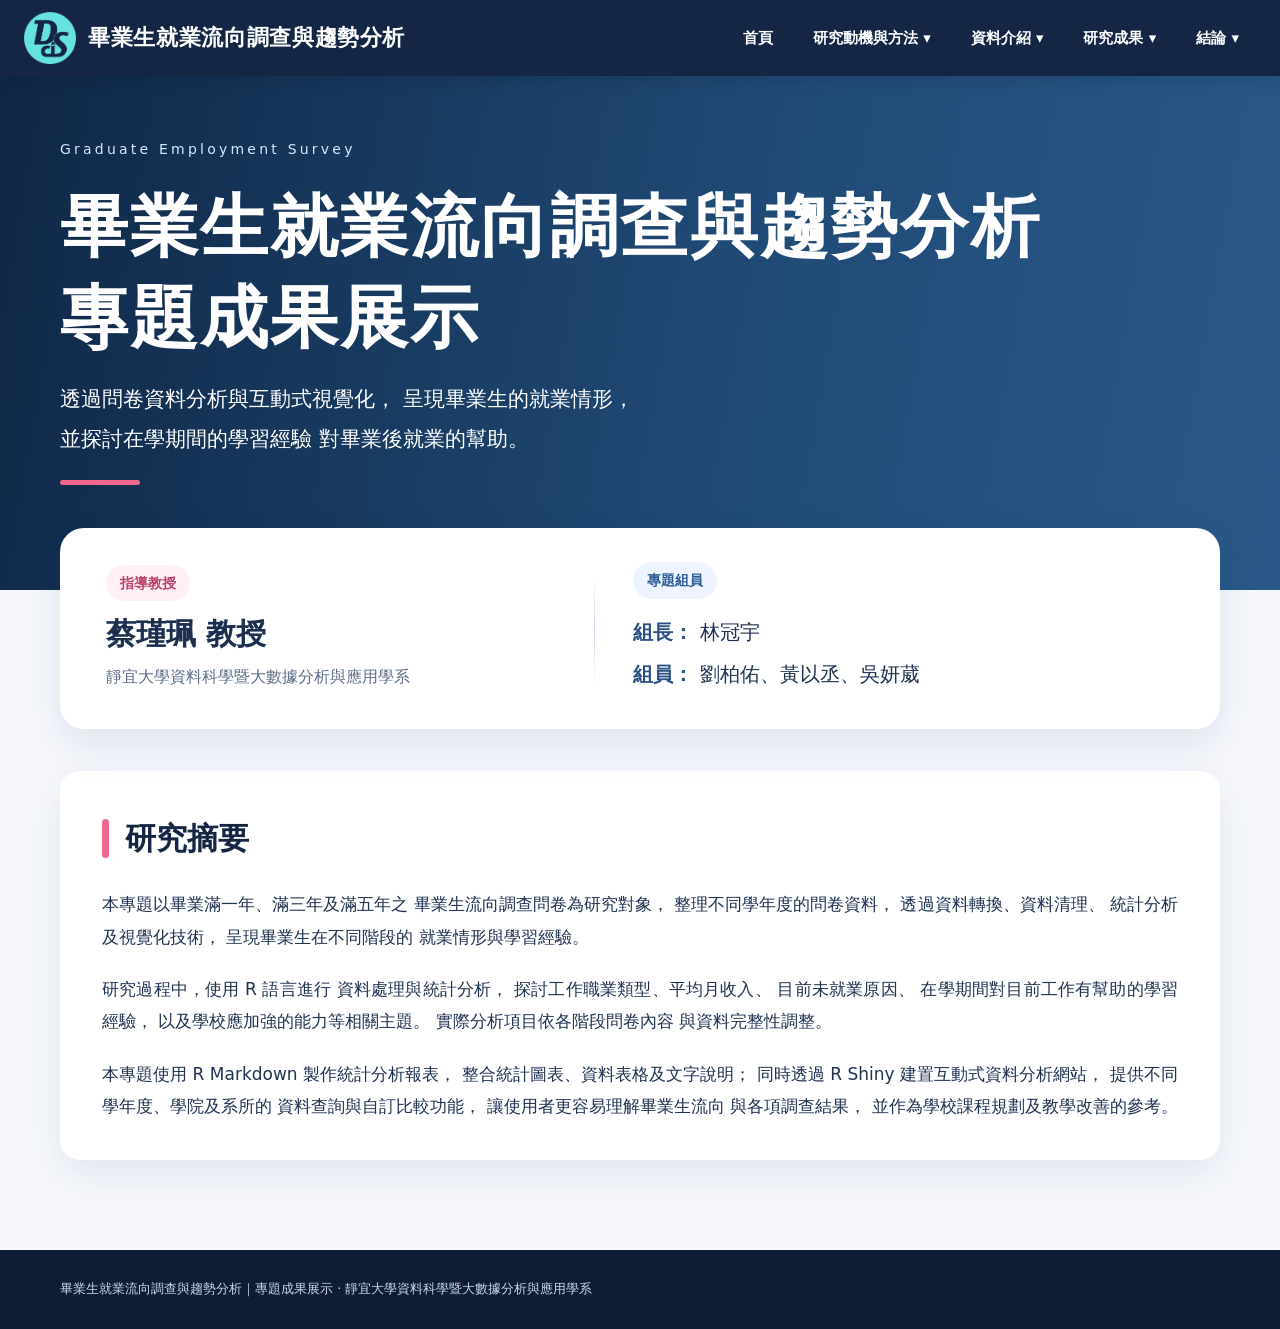
<file: index.html>
<!DOCTYPE html>
<html lang="zh-Hant">

<head>
  <meta charset="utf-8">

  <meta
    name="viewport"
    content="width=device-width, initial-scale=1"
  >

  <meta
    name="description"
    content="畢業生就業流向調查與趨勢分析專題成果展示，透過 R、R Markdown 及 R Shiny 呈現畢業生就業情形與學習經驗。"
  >

  <title>
    首頁｜畢業生就業流向調查與趨勢分析
  </title>

  <!-- 共用 CSS -->
  <link rel="stylesheet" href="style.css">

</head>

<body>

  <!-- ================================== -->
  <!-- 網站導覽列 -->
  <!-- ================================== -->

  
<header class="site-header">
  <div class="container header-inner">

   <a class="brand brand-image"
   href="index.html"
   aria-label="畢業生就業流向調查與趨勢分析首頁">

  <img
    class="brand-logo"
    src="images/logo.png"
    alt="資料科學系徽"
    width="52"
    height="52">

  <span class="brand-title">
    畢業生就業流向調查與趨勢分析
  </span>
</a>

    <!-- 手機版選單按鈕 -->
    <button
      class="menu-toggle"
      type="button"
      aria-label="開啟導覽選單"
      aria-controls="main-nav"
      aria-expanded="false">
      ☰
    </button>

    <!-- 右側導覽選單 -->
    <nav
      class="nav"
      id="main-nav"
      aria-label="網站主選單">

      <a href="index.html">首頁</a>

      <div class="dropdown">
        <a href="research.html">
          研究動機與方法 ▾
        </a>

        <ul class="submenu">
          <li>
            <a href="research.html#motivation">
              研究動機
            </a>
          </li>

          <li>
            <a href="research.html#method">
              研究方法
            </a>
          </li>
        </ul>
      </div>

<div class="dropdown">

  <a href="data.html">
    資料介紹 ▾
  </a>

  <ul class="submenu">

    <li>
      <a href="data.html#summary">
        資料摘要
      </a>
    </li>

    <li>
      <a href="data.html#questionnaire">
        問卷內容
      </a>
    </li>

  </ul>

</div>


      <div class="dropdown">
        <a href="results.html">
          研究成果 ▾
        </a>

        <ul class="submenu">
          <li>
            <a href="results.html#rmarkdown">
              R Markdown
            </a>
          </li>

          <li>
            <a href="results.html#rshiny">
              R Shiny
            </a>
          </li>
        </ul>
      </div>

     
<div class="dropdown">

  <a href="conclusion.html">
    結論 ▾
  </a>

  <ul class="submenu">

    <li>
      <a href="conclusion.html#conclusion">
        研究結論
      </a>
    </li>

    <li>
      <a href="conclusion.html#future">
        未來擴充
      </a>
    </li>

  </ul>

</div>


    </nav>
  </div>
</header>



  <!-- ================================== -->
  <!-- 首頁主要內容 -->
  <!-- ================================== -->

  <main>

    <!-- ================================== -->
    <!-- 首頁專題封面 -->
    <!-- ================================== -->

    <section
      class="hero"
      aria-labelledby="page-title"
    >

      <div class="container hero-inner">

        <!-- 英文副標題 -->
        <div class="eyebrow">
          Graduate Employment Survey
        </div>

        <!-- 專題名稱 -->
        <h1 id="page-title">
          畢業生就業流向調查與趨勢分析
          <br>
          專題成果展示
        </h1>

        <!-- 專題簡介 -->
        <p>
          透過問卷資料分析與互動式視覺化，
          呈現畢業生的就業情形，<br>
          並探討在學期間的學習經驗
          對畢業後就業的幫助。
        </p>

        <!-- 粉紅色裝飾線 -->
        <span
          class="accent-line"
          aria-hidden="true"
        ></span>

      </div>

    </section>


    <div class="container">

      <!-- ================================== -->
      <!-- 指導教授與專題組員 -->
      <!-- ================================== -->

      <section
        class="team-panel"
        aria-label="指導教授與專題組員"
      >

        <!-- 左側：指導教授 -->
        <div class="team-card">

          <div class="team-badge">
            指導教授
          </div>

          <h2 class="team-name">
            蔡瑾珮 教授
          </h2>

          <p class="team-meta">
            靜宜大學資料科學暨大數據分析與應用學系
          </p>

        </div>


        <!-- 中間分隔線 -->
        <div
          class="team-divider"
          aria-hidden="true"
        ></div>


        <!-- 右側：專題組員 -->
        <div class="team-card">

          <div class="team-badge team-badge--members">
            專題組員
          </div>

          <p class="team-role">
            <strong>組長：</strong>
            林冠宇
          </p>

          <p class="team-role">
            <strong>組員：</strong>
            劉柏佑、黃以丞、吳妍葳
          </p>

        </div>

      </section>


      <!-- ================================== -->
      <!-- 研究摘要 -->
      <!-- ================================== -->

      <section
        class="abstract-section"
        id="abstract"
        aria-labelledby="abstract-title"
      >

        <div class="abstract-card">

          <!-- 區塊標題 -->
          <div class="section-heading">

            <h2 id="abstract-title">
              研究摘要
            </h2>

          </div>


          <!-- 第一段 -->
          <p>
            本專題以畢業滿一年、滿三年及滿五年之
            畢業生流向調查問卷為研究對象，
            整理不同學年度的問卷資料，
            透過資料轉換、資料清理、
            統計分析及視覺化技術，
            呈現畢業生在不同階段的
            就業情形與學習經驗。
          </p>


          <!-- 第二段 -->
          <p>
            研究過程中，使用 R 語言進行
            資料處理與統計分析，
            探討工作職業類型、平均月收入、
            目前未就業原因、
            在學期間對目前工作有幫助的學習經驗，
            以及學校應加強的能力等相關主題。
            實際分析項目依各階段問卷內容
            與資料完整性調整。
          </p>


          <!-- 第三段 -->
          <p>
            本專題使用 R Markdown
            製作統計分析報表，
            整合統計圖表、資料表格及文字說明；
            同時透過 R Shiny
            建置互動式資料分析網站，
            提供不同學年度、學院及系所的
            資料查詢與自訂比較功能，
            讓使用者更容易理解畢業生流向
            與各項調查結果，
            並作為學校課程規劃及教學改善的參考。
          </p>

        </div>

      </section>

    </div>

  </main>


  <!-- ================================== -->
  <!-- 網站頁尾 -->
  <!-- ================================== -->

  <footer>

    <div class="container footer-inner">

      <span>
        畢業生就業流向調查與趨勢分析｜專題成果展示 ·
        靜宜大學資料科學暨大數據分析與應用學系
      </span>

    

    </div>

  </footer>


  <!-- ================================== -->
  <!-- 共用 JavaScript -->
  <!-- ================================== -->

  <script src="script.js" defer></script>

</body>
</html>
</file>
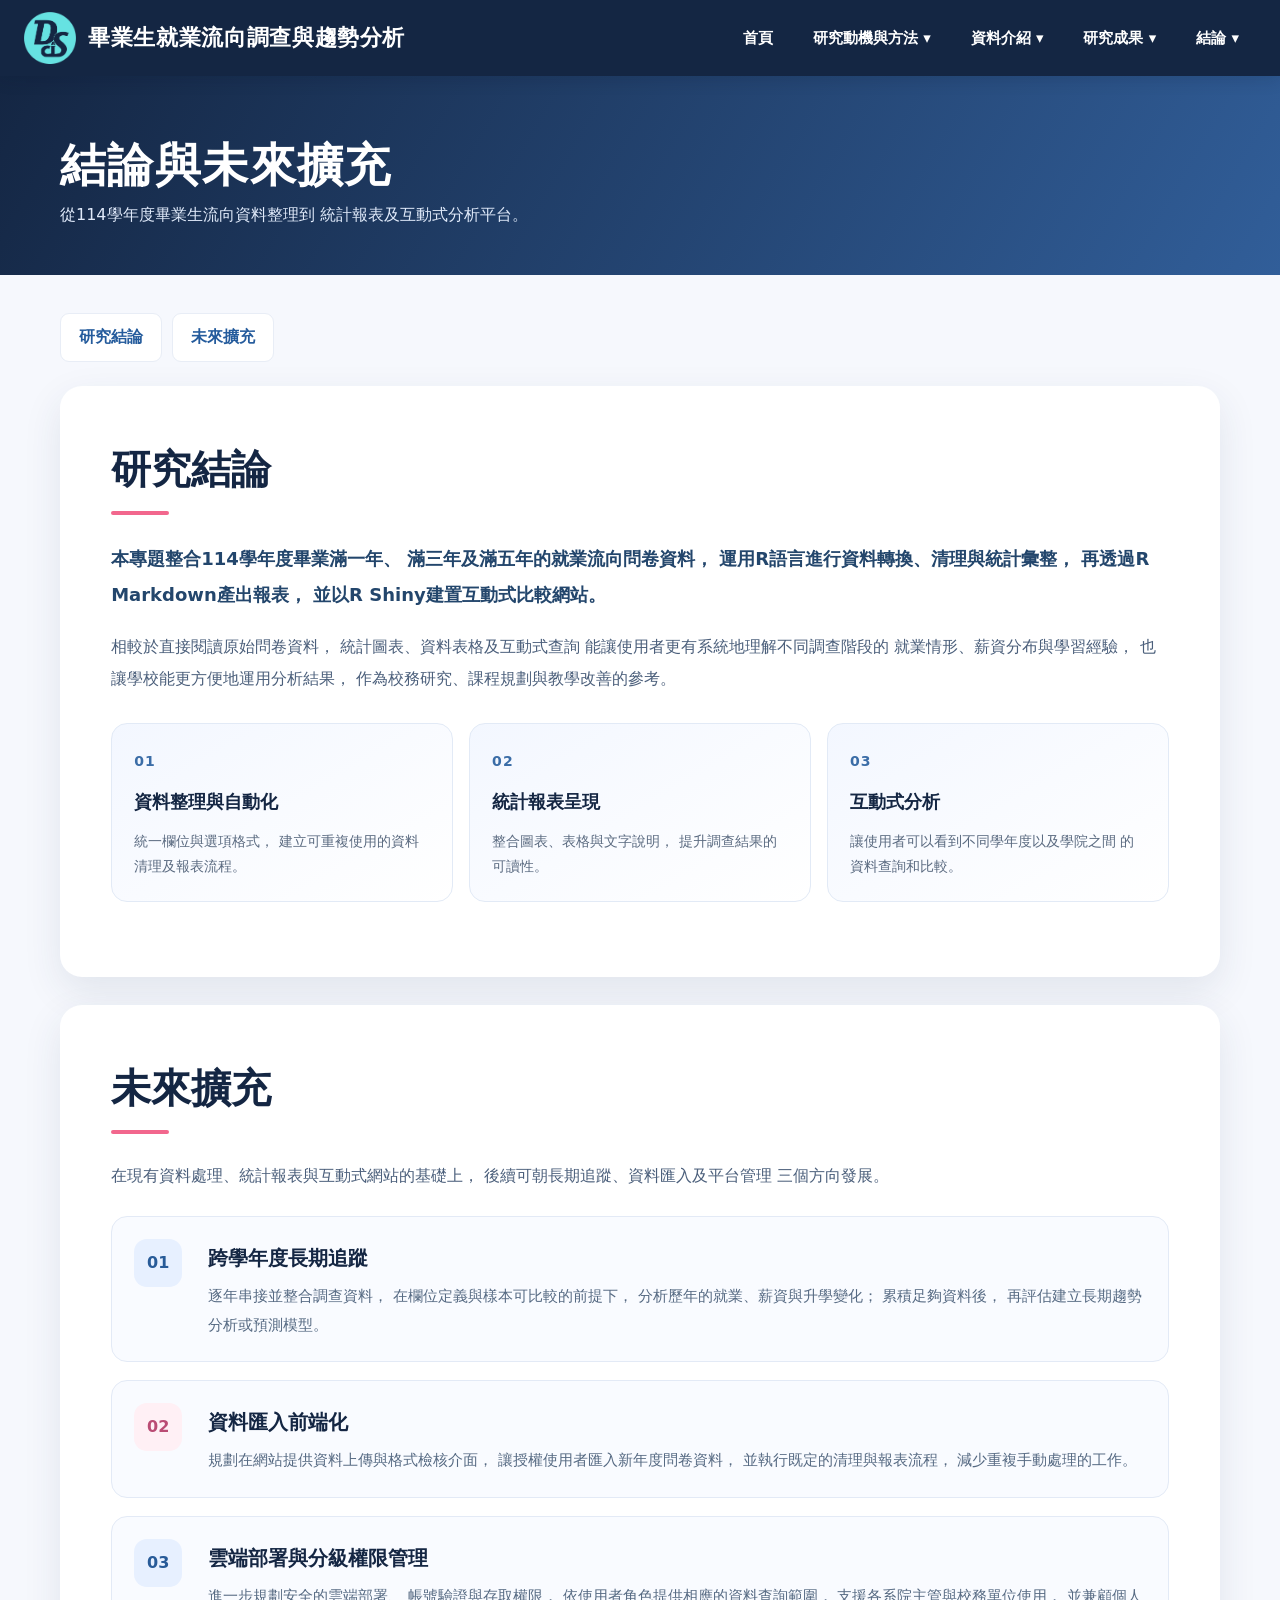
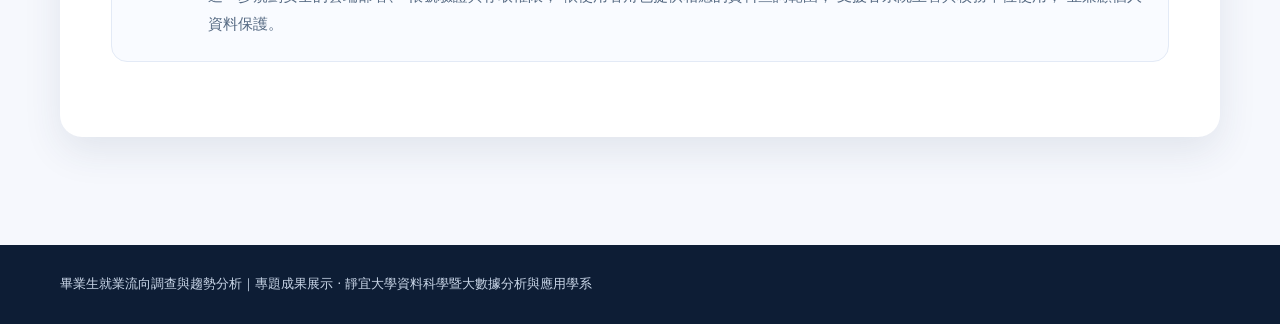
<file: conclusion.html>
<!DOCTYPE html>
<html lang="zh-Hant">
<head>
  <meta charset="utf-8">
  <meta name="viewport"
        content="width=device-width, initial-scale=1">
  <meta name="description"
        content="畢業生流向調查專題結論與未來擴充規劃，包含資料清理、統計報表、R Shiny互動分析及後續發展方向。">
  <title>結論｜畢業生就業流向調查與趨勢分析</title>
  <link rel="stylesheet" href="style.css">
</head>

<body>

  <!-- 網站導覽列 -->
 <header class="site-header">
  <div class="container header-inner">

   <a class="brand brand-image"
   href="index.html"
   aria-label="畢業生就業流向調查與趨勢分析首頁">

  <img
    class="brand-logo"
    src="images/logo.png"
    alt="資料科學系徽"
    width="52"
    height="52">

  <span class="brand-title">
    畢業生就業流向調查與趨勢分析
  </span>
</a>

    <!-- 手機版選單按鈕 -->
    <button
      class="menu-toggle"
      type="button"
      aria-label="開啟導覽選單"
      aria-controls="main-nav"
      aria-expanded="false">
      ☰
    </button>

    <!-- 右側導覽選單 -->
    <nav
      class="nav"
      id="main-nav"
      aria-label="網站主選單">

      <a href="index.html">首頁</a>

      <div class="dropdown">
        <a href="research.html">
          研究動機與方法 ▾
        </a>

        <ul class="submenu">
          <li>
            <a href="research.html#motivation">
              研究動機
            </a>
          </li>

          <li>
            <a href="research.html#method">
              研究方法
            </a>
          </li>
        </ul>
      </div>

    

<div class="dropdown">

  <a href="data.html">
    資料介紹 ▾
  </a>

  <ul class="submenu">

    <li>
      <a href="data.html#summary">
        資料摘要
      </a>
    </li>

    <li>
      <a href="data.html#questionnaire">
        問卷內容
      </a>
    </li>

  </ul>

</div>


      <div class="dropdown">
        <a href="results.html">
          研究成果 ▾
        </a>

        <ul class="submenu">
          <li>
            <a href="results.html#rmarkdown">
              R Markdown
            </a>
          </li>

          <li>
            <a href="results.html#rshiny">
              R Shiny
            </a>
          </li>
        </ul>
      </div>


<div class="dropdown">

  <a href="conclusion.html">
    結論 ▾
  </a>

  <ul class="submenu">

    <li>
      <a href="conclusion.html#conclusion">
        研究結論
      </a>
    </li>

    <li>
      <a href="conclusion.html#future">
        未來擴充
      </a>
    </li>

  </ul>

</div>


    </nav>
  </div>
</header>



  <section class="page-top">
    <div class="container">
      <h1>結論與未來擴充</h1>
      <p>
        從114學年度畢業生流向資料整理到
        統計報表及互動式分析平台。
      </p>
    </div>
  </section>


  <!-- 主要內容 -->
  <main class="container content-wrap conclusion-page">

    <!-- 快速導覽 -->
    <nav class="subnav"
         aria-label="結論頁快速導覽">
      <a href="#conclusion">
        研究結論
      </a>
      <a href="#future">
        未來擴充
      </a>
    </nav>


    <!-- ========================== -->
    <!-- 第一部分：研究結論 -->
    <!-- ========================== -->

    <section
      class="conclusion-card"
      id="conclusion"
      aria-labelledby="conclusion-title">

      <h2 id="conclusion-title">
        研究結論
      </h2>

      <div class="conclusion-accent"
           aria-hidden="true"></div>

      <p class="conclusion-lead">
        本專題整合114學年度畢業滿一年、
        滿三年及滿五年的就業流向問卷資料，
        運用R語言進行資料轉換、清理與統計彙整，
        再透過R Markdown產出報表，
        並以R Shiny建置互動式比較網站。
      </p>

      <p>
        相較於直接閱讀原始問卷資料，
        統計圖表、資料表格及互動式查詢
        能讓使用者更有系統地理解不同調查階段的
        就業情形、薪資分布與學習經驗，
        也讓學校能更方便地運用分析結果，
        作為校務研究、課程規劃與教學改善的參考。
      </p>

      <!-- 三項研究成果 -->
      <div class="conclusion-highlights">

        <article class="conclusion-highlight">
          <span class="conclusion-number">01</span>
          <h3>資料整理與自動化</h3>
          <p>
            統一欄位與選項格式，
            建立可重複使用的資料清理及報表流程。
          </p>
        </article>

        <article class="conclusion-highlight">
          <span class="conclusion-number">02</span>
          <h3>統計報表呈現</h3>
          <p>
            整合圖表、表格與文字說明，
            提升調查結果的可讀性。
          </p>
        </article>

        <article class="conclusion-highlight">
          <span class="conclusion-number">03</span>
          <h3>互動式分析</h3>
          <p>
            讓使用者可以看到不同學年度以及學院之間
            的資料查詢和比較。
          </p>
        </article>

      </div>


    </section>


    <!-- ========================== -->
    <!-- 第二部分：未來擴充 -->
    <!-- ========================== -->

    <section
      class="conclusion-card"
      id="future"
      aria-labelledby="future-title">



      <h2 id="future-title">
        未來擴充
      </h2>

      <div class="conclusion-accent"
           aria-hidden="true"></div>

      <p>
        在現有資料處理、統計報表與互動式網站的基礎上，
        後續可朝長期追蹤、資料匯入及平台管理
        三個方向發展。
      </p>

      <div class="future-list">

        <!-- 未來擴充 1 -->
        <article class="future-item">
          <div class="future-index">
            01
          </div>

          <div>
            <h3>跨學年度長期追蹤</h3>
            <p>
              逐年串接並整合調查資料，
              在欄位定義與樣本可比較的前提下，
              分析歷年的就業、薪資與升學變化；
              累積足夠資料後，
              再評估建立長期趨勢分析或預測模型。
            </p>
          </div>
        </article>

        <!-- 未來擴充 2 -->
        <article class="future-item">
          <div class="future-index">
            02
          </div>

          <div>
            <h3>資料匯入前端化</h3>
            <p>
              規劃在網站提供資料上傳與格式檢核介面，
              讓授權使用者匯入新年度問卷資料，
              並執行既定的清理與報表流程，
              減少重複手動處理的工作。
            </p>
          </div>
        </article>

        <!-- 未來擴充 3 -->
        <article class="future-item">
          <div class="future-index">
            03
          </div>

          <div>
            <h3>雲端部署與分級權限管理</h3>
            <p>
              進一步規劃安全的雲端部署、
              帳號驗證與存取權限，
              依使用者角色提供相應的資料查詢範圍，
              支援各系院主管與校務單位使用，
              並兼顧個人資料保護。
            </p>
          </div>
        </article>

      </div>

    </section>

  </main>


  <!-- 網站頁尾 -->
  <footer>
    <div class="container footer-inner">

      <span>
        畢業生就業流向調查與趨勢分析｜專題成果展示 ·
        靜宜大學資料科學暨大數據分析與應用學系
      </span>



    </div>
  </footer>

  <!-- 共用 JavaScript -->
  <script src="script.js" defer></script>

</body>
</html>
</file>
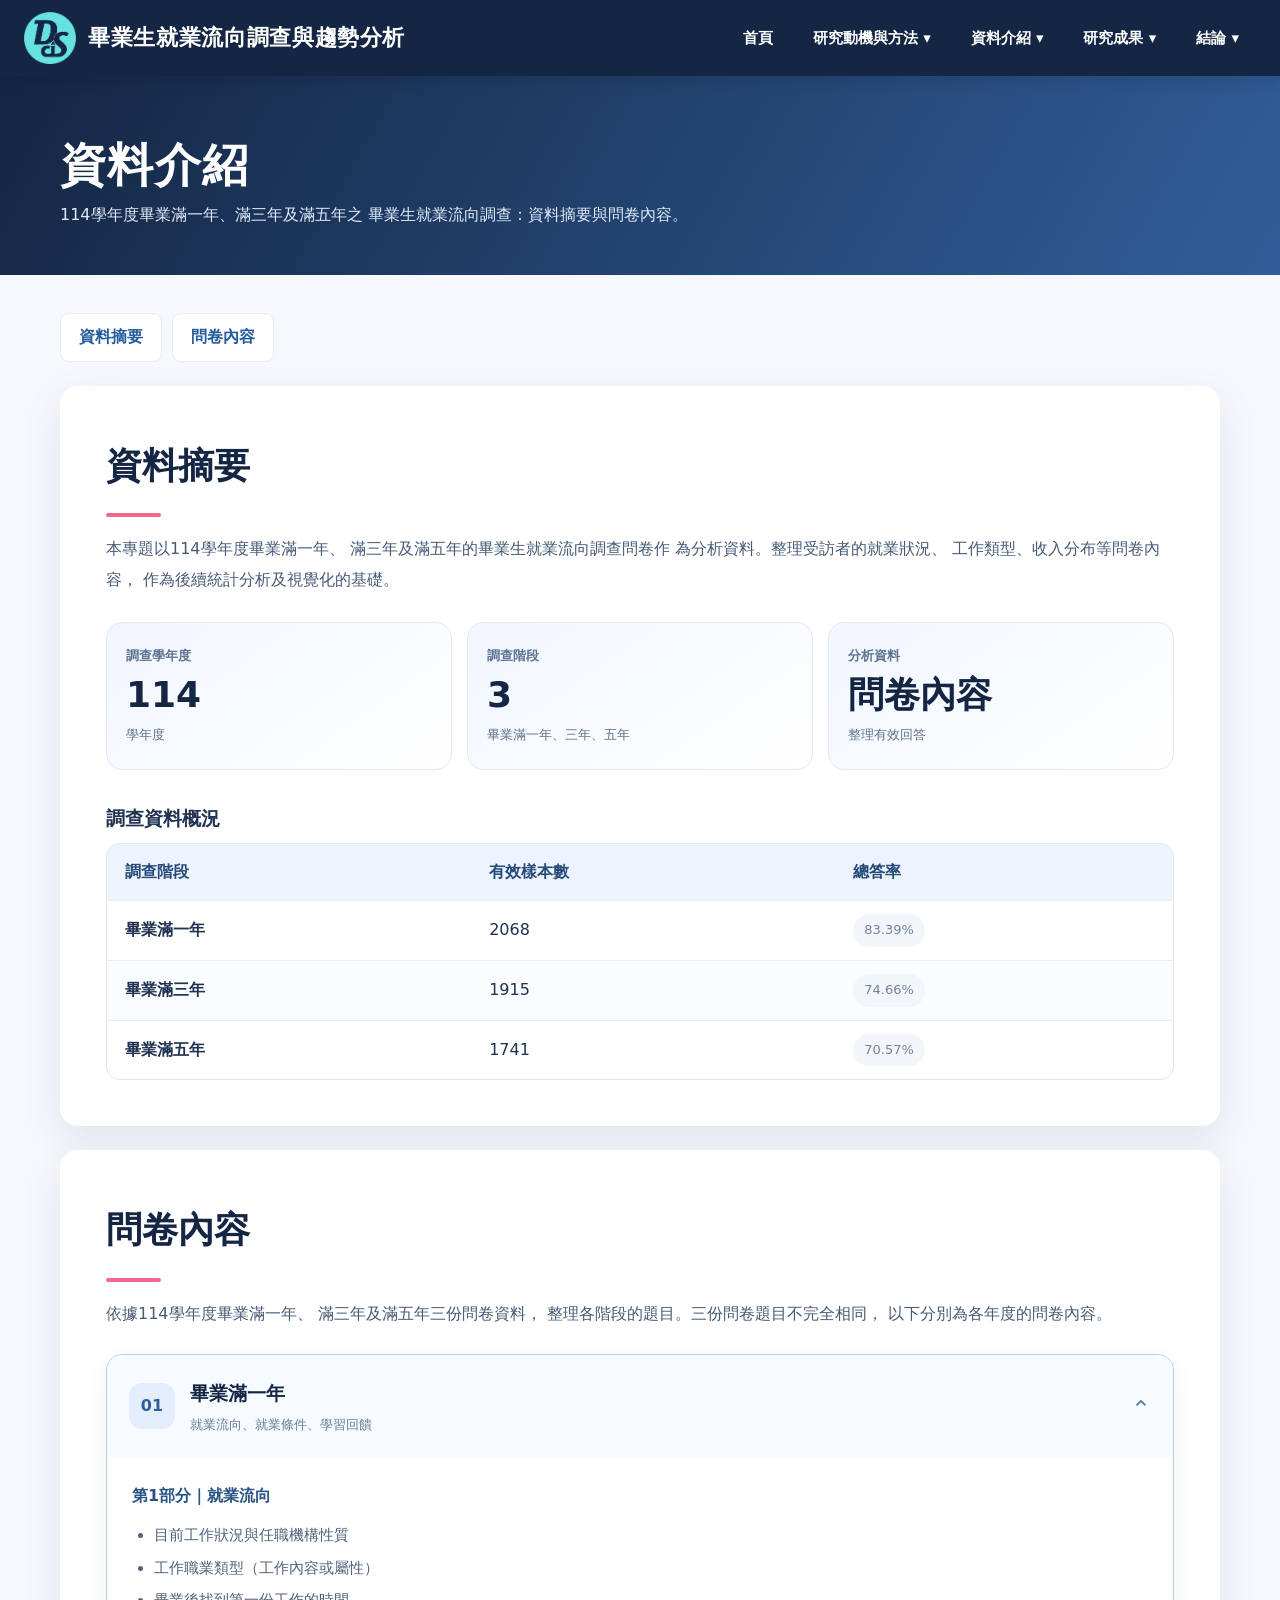
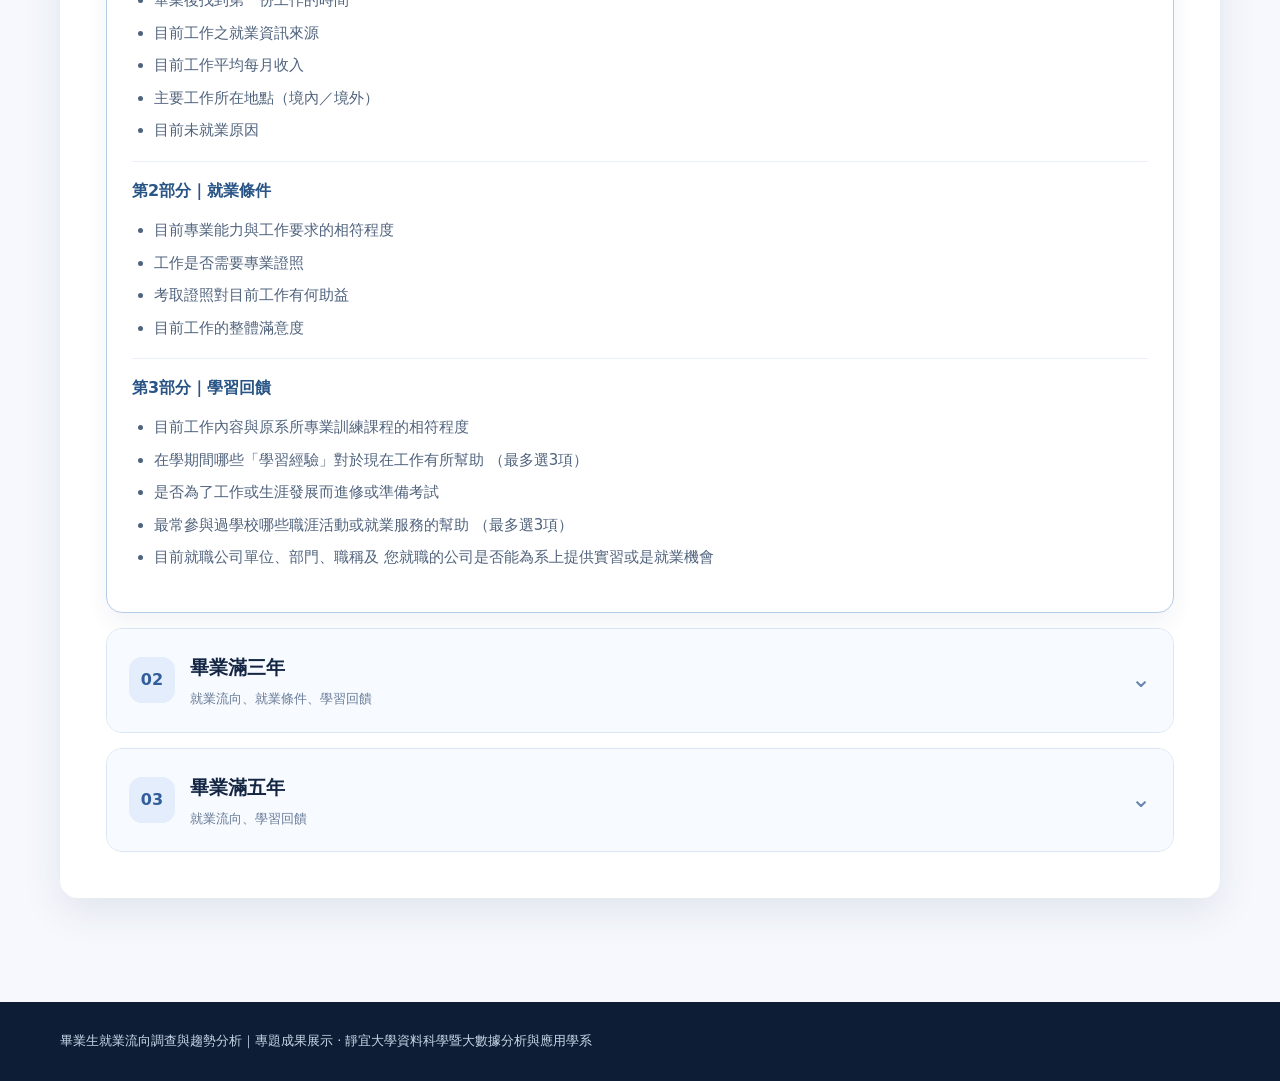
<file: data.html>
<!DOCTYPE html>
<html lang="zh-Hant">
<head>
  <meta charset="utf-8">
  <meta name="viewport" content="width=device-width, initial-scale=1">
  <meta name="description" content="114學年度畢業生就業流向調查的資料摘要與問卷內容介紹。">
  <title>資料介紹｜畢業生就業流向調查與趨勢分析</title>
  <link rel="stylesheet" href="style.css">
</head>

<body>

  <!-- 共用網站導覽列 -->
  <header class="site-header">
  <div class="container header-inner">

   <a class="brand brand-image"
   href="index.html"
   aria-label="畢業生就業流向調查與趨勢分析首頁">

  <img
    class="brand-logo"
    src="images/logo.png"
    alt="資料科學系徽"
    width="52"
    height="52">

  <span class="brand-title">
    畢業生就業流向調查與趨勢分析
  </span>
</a>

    <!-- 手機版選單按鈕 -->
    <button
      class="menu-toggle"
      type="button"
      aria-label="開啟導覽選單"
      aria-controls="main-nav"
      aria-expanded="false">
      ☰
    </button>

    <!-- 右側導覽選單 -->
    <nav
      class="nav"
      id="main-nav"
      aria-label="網站主選單">

      <a href="index.html">首頁</a>

      <div class="dropdown">
        <a href="research.html">
          研究動機與方法 ▾
        </a>

        <ul class="submenu">
          <li>
            <a href="research.html#motivation">
              研究動機
            </a>
          </li>

          <li>
            <a href="research.html#method">
              研究方法
            </a>
          </li>
        </ul>
      </div>

<div class="dropdown">

  <a href="data.html">
    資料介紹 ▾
  </a>

  <ul class="submenu">

    <li>
      <a href="data.html#summary">
        資料摘要
      </a>
    </li>

    <li>
      <a href="data.html#questionnaire">
        問卷內容
      </a>
    </li>

  </ul>

</div>


      <div class="dropdown">
        <a href="results.html">
          研究成果 ▾
        </a>

        <ul class="submenu">
          <li>
            <a href="results.html#rmarkdown">
              R Markdown
            </a>
          </li>

          <li>
            <a href="results.html#rshiny">
              R Shiny
            </a>
          </li>
        </ul>
      </div>

      

<div class="dropdown">

  <a href="conclusion.html">
    結論 ▾
  </a>

  <ul class="submenu">

    <li>
      <a href="conclusion.html#conclusion">
        研究結論
      </a>
    </li>

    <li>
      <a href="conclusion.html#future">
        未來擴充
      </a>
    </li>

  </ul>

</div>


    </nav>
  </div>
</header>


  <!-- 頁面標題 -->
  <section class="page-top">
    <div class="container">
      <h1>資料介紹</h1>
      <p>
        114學年度畢業滿一年、滿三年及滿五年之
        畢業生就業流向調查：資料摘要與問卷內容。
      </p>
    </div>
  </section>


  <main class="container content-wrap data-page">

    <!-- 快速導覽 -->
    <nav class="subnav"
         aria-label="資料介紹快速導覽">
      <a href="#summary">資料摘要</a>
      <a href="#questionnaire">問卷內容</a>
    </nav>


    <!-- =========================== -->
    <!-- 第一部分：資料摘要 -->
    <!-- =========================== -->

    <section class="content-card data-section"
             id="summary"
             aria-labelledby="summary-title">

      <div class="data-section-heading">
        <h2 id="summary-title">資料摘要</h2>
      </div>

      <p>
        本專題以114學年度畢業滿一年、
        滿三年及滿五年的畢業生就業流向調查問卷作
        為分析資料。整理受訪者的就業狀況、
        工作類型、收入分布等問卷內容，
        作為後續統計分析及視覺化的基礎。
      </p>

      <!-- 三張資料概況卡 -->
      <div class="data-overview"
           aria-label="調查基本資訊">

        <article class="data-overview-card">
          <span class="data-overview-kicker">
            調查學年度
          </span>
          <strong>114</strong>
          <span>學年度</span>
        </article>

        <article class="data-overview-card">
          <span class="data-overview-kicker">
            調查階段
          </span>
          <strong>3</strong>
          <span>畢業滿一年、三年、五年</span>
        </article>

        <article class="data-overview-card">
          <span class="data-overview-kicker">
            分析資料
          </span>
          <strong>問卷內容</strong>
          <span>整理有效回答</span>
        </article>

      </div>

      <!-- 調查資料表 -->
      <h3>調查資料概況</h3>
      <div class="data-table-wrap">
        <table class="data-table">
          <thead>
            <tr>
              <th scope="col">調查階段</th>
              <th scope="col">有效樣本數</th>
              <th scope="col">總答率</th>
            </tr>
          </thead>

          <tbody>
            <tr>
              <th scope="row">畢業滿一年</th>
              <td>2068</td>
              <td>
                <span class="data-pending">83.39%</span>
              </td>
            </tr>
            <tr>
              <th scope="row">畢業滿三年</th>
              <td>1915</td>
              <td>
                <span class="data-pending">74.66%</span>
              </td>
            </tr>
            <tr>
              <th scope="row">畢業滿五年</th>
              <td>1741</td>
              <td>
                <span class="data-pending">70.57%</span>
              </td>
            </tr>
          </tbody>
        </table>
      </div>


    </section>


    <!-- =========================== -->
    <!-- 第二部分：問卷內容 -->
    <!-- =========================== -->

    <section class="content-card data-section"
             id="questionnaire"
             aria-labelledby="questionnaire-title">

      <div class="data-section-heading">
        <h2 id="questionnaire-title">問卷內容</h2>
      </div>

      <p>
        依據114學年度畢業滿一年、
        滿三年及滿五年三份問卷資料，
        整理各階段的題目。三份問卷題目不完全相同，
        以下分別為各年度的問卷內容。
      </p>


      <div class="survey-stage-list">

        <!-- ======================= -->
        <!-- 畢業滿一年 -->
        <!-- ======================= -->

        <details class="survey-stage"
                 id="survey-one" open>

          <summary>
            <span class="survey-stage-index">01</span>

            <span class="survey-stage-heading">
              <strong>畢業滿一年</strong>
              <small>
                就業流向、就業條件、學習回饋
              </small>
            </span>

            <span class="survey-stage-arrow"
                  aria-hidden="true">⌄</span>
          </summary>

          <div class="survey-stage-content">

            <div class="survey-topic">
              <h4>第1部分｜就業流向</h4>
              <ul>
                <li>目前工作狀況與任職機構性質</li>
                <li>工作職業類型（工作內容或屬性）</li>
                <li>畢業後找到第一份工作的時間</li>
                <li>目前工作之就業資訊來源</li>
                <li>目前工作平均每月收入</li>
                <li>主要工作所在地點（境內／境外）</li>
                <li>目前未就業原因</li>
              </ul>
            </div>

            <div class="survey-topic">
              <h4>第2部分｜就業條件</h4>
              <ul>
                <li>目前專業能力與工作要求的相符程度</li>
                <li>工作是否需要專業證照</li>
                <li>考取證照對目前工作有何助益</li>
                <li>目前工作的整體滿意度</li>
              </ul>
            </div>

            <div class="survey-topic">
              <h4>第3部分｜學習回饋</h4>
              <ul>
                <li>
                  目前工作內容與原系所專業訓練課程的相符程度
                </li>
                <li>
                  在學期間哪些「學習經驗」對於現在工作有所幫助
                  （最多選3項）
                </li>
                <li>
                  是否為了工作或生涯發展而進修或準備考試
                </li>
                <li>
                  最常參與過學校哪些職涯活動或就業服務的幫助
                  （最多選3項）
                </li>
                <li>
                  目前就職公司單位、部門、職稱及
                  您就職的公司是否能為系上提供實習或是就業機會
                </li>
              </ul>
            </div>

          </div>
        </details>


        <!-- ======================= -->
        <!-- 畢業滿三年 -->
        <!-- ======================= -->

        <details class="survey-stage"
                 id="survey-three">

          <summary>
            <span class="survey-stage-index">02</span>

            <span class="survey-stage-heading">
              <strong>畢業滿三年</strong>
              <small>
                就業流向、就業條件、學習回饋
              </small>
            </span>

            <span class="survey-stage-arrow"
                  aria-hidden="true">⌄</span>
          </summary>

          <div class="survey-stage-content">

            <div class="survey-topic">
              <h4>第1部分｜就業流向</h4>
              <ul>
                <li>目前工作狀況與任職機構性質</li>
                <li>工作職業類型（工作內容或屬性）</li>
                <li>畢業後找到第一份工作的時間</li>
                <li>目前工作之就業資訊來源</li>
                <li>目前工作平均每月收入</li>
                <li>主要工作所在地點（境內／境外）</li>
                <li>目前未就業原因</li>
              </ul>
            </div>

            <div class="survey-topic">
              <h4>第2部分｜就業條件</h4>
              <ul>
                <li>目前專業能力與工作要求的相符程度</li>
                <li>工作是否需要專業證照</li>
                <li>目前工作的整體滿意度</li>
              </ul>
            </div>

            <div class="survey-topic">
              <h4>第3部分｜學習回饋</h4>
              <ul>
                <li>
                  目前工作與原系所專業訓練課程的相符程度
                </li>
                <li>
                  在學期間哪些「學習經驗」對於現在工作有所幫助
                  （最多選3項）
                </li>
                <li>是否為了工作或生涯發展而進修或準備考試</li>
                <li>
                  進修或考試後，對您薪資待遇、職務升遷或工作滿意度的幫助幅度為
                </li>
                <li>
                  學校應加強學生哪些能力才能做好工作（最多選3項）
                </li>
                <li>
                  就職公司單位、部門、職稱及
                  您就職的公司是否能為系上提供實習或是就業機會
                </li>
              </ul>
            </div>

          </div>
        </details>


        <!-- ======================= -->
        <!-- 畢業滿五年 -->
        <!-- ======================= -->

        <details class="survey-stage"
                 id="survey-five">

          <summary>
            <span class="survey-stage-index">03</span>

            <span class="survey-stage-heading">
              <strong>畢業滿五年</strong>
              <small>就業流向、學習回饋</small>
            </span>

            <span class="survey-stage-arrow"
                  aria-hidden="true">⌄</span>
          </summary>

          <div class="survey-stage-content">

            <div class="survey-topic">
              <h4>第1部分｜就業流向</h4>
              <ul>
                <li>目前工作狀況與任職機構性質</li>
                <li>工作職業類型（工作內容或屬性）</li>
                <li>畢業後找到第一份工作的時間</li>
                <li>目前工作之就業資訊來源</li>
                <li>目前工作平均每月收入</li>
                <li>主要工作所在地點（境內／境外）</li>
                <li>目前未就業原因</li>
              </ul>
            </div>

            <div class="survey-topic">
              <h4>第2部分｜學習回饋</h4>
              <ul>
                <li>
                  原系所專業訓練課程對目前工作的幫助程度
                </li>
                <li>
                  在學期間對目前工作有幫助的學習經驗
                  （最多選3項）
                </li>
                <li>
                  學校應加強學弟妹的能力
                  （最多選3項）
                </li>
                <li>
                  學校對個人哪些能力的培養最有幫助
                  （最多選3項）
                </li>
                <li>
                  如果有進修機會，最想進修的學門
                </li>
                <li>
                  目前就職公司單位與職稱，是否能為系上提供實習或是就業機會
                </li>
              </ul>
            </div>

          </div>
        </details>

      </div>

    </section>

  </main>


  <!-- 網站頁尾 -->
  <footer>
    <div class="container footer-inner">

      <span>
        畢業生就業流向調查與趨勢分析｜專題成果展示 ·
        靜宜大學資料科學暨大數據分析與應用學系
      </span>

    </div>
  </footer>

  <!-- 共用 JavaScript -->
  <script src="script.js" defer></script>

</body>
</html>
</file>
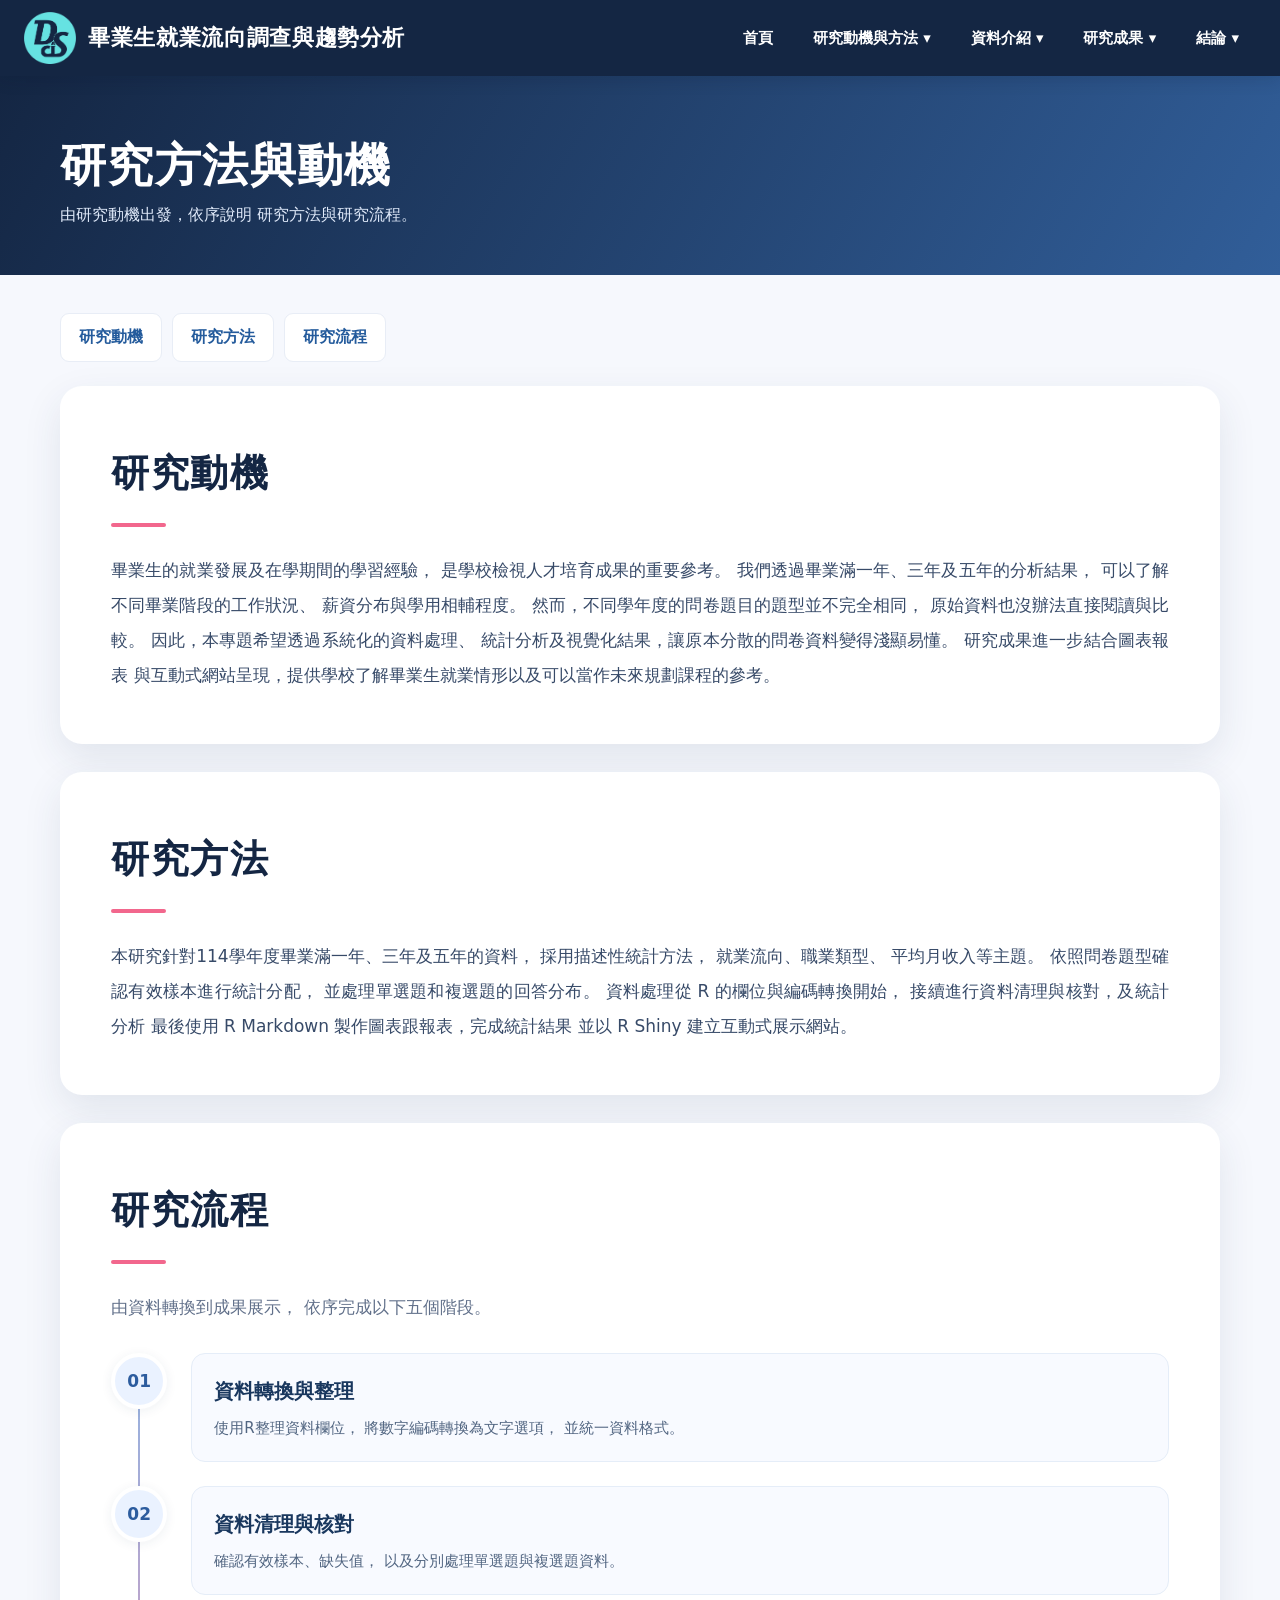
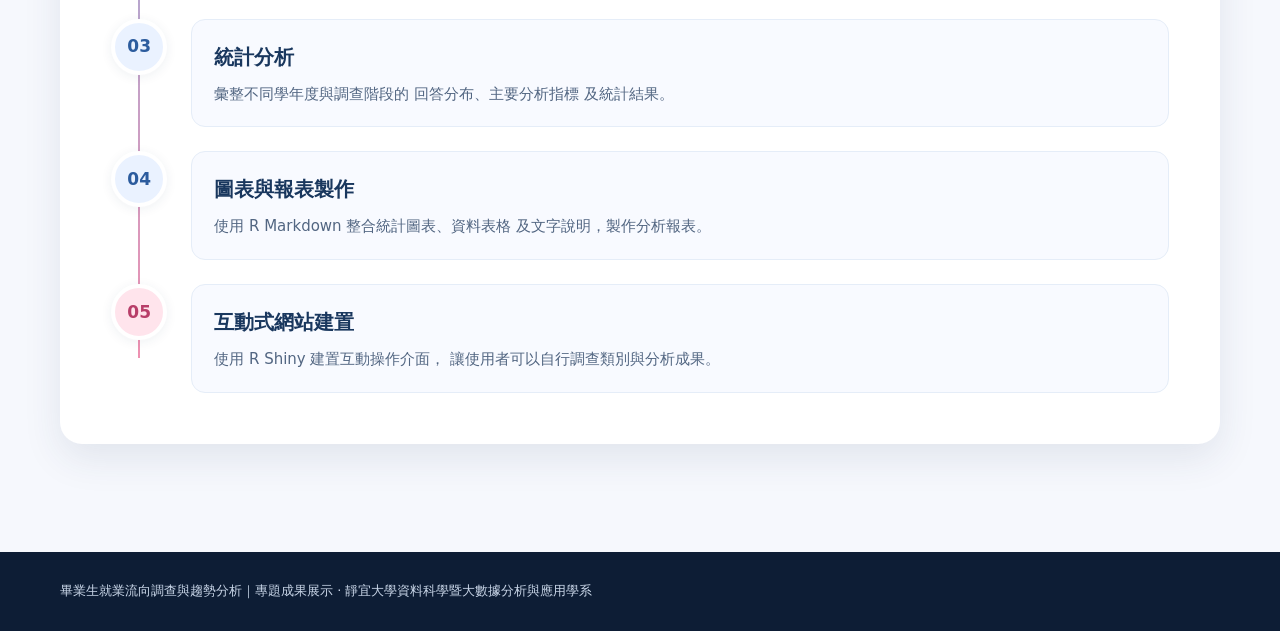
<file: research.html>
<!DOCTYPE html>
<html lang="zh-Hant">

<head>
  <meta charset="utf-8">
  <meta name="viewport"
        content="width=device-width, initial-scale=1">

  <title>研究動機與方法｜畢業生就業流向調查與趨勢分析</title>

  <!-- 共用 CSS -->
  <link rel="stylesheet" href="style.css">
</head>

<body>

  <!-- 網站導覽列 -->
  <header class="site-header">
  <div class="container header-inner">

   <a class="brand brand-image"
   href="index.html"
   aria-label="畢業生就業流向調查與趨勢分析首頁">

  <img
    class="brand-logo"
    src="images/logo.png"
    alt="資料科學系徽"
    width="52"
    height="52">

  <span class="brand-title">
    畢業生就業流向調查與趨勢分析
  </span>
</a>

    <!-- 手機版選單按鈕 -->
    <button
      class="menu-toggle"
      type="button"
      aria-label="開啟導覽選單"
      aria-controls="main-nav"
      aria-expanded="false">
      ☰
    </button>

    <!-- 右側導覽選單 -->
    <nav
      class="nav"
      id="main-nav"
      aria-label="網站主選單">

      <a href="index.html">首頁</a>

      <div class="dropdown">
        <a href="research.html">
          研究動機與方法 ▾
        </a>

        <ul class="submenu">
          <li>
            <a href="research.html#motivation">
              研究動機
            </a>
          </li>

          <li>
            <a href="research.html#method">
              研究方法
            </a>
          </li>
        </ul>
      </div>

<div class="dropdown">

  <a href="data.html">
    資料介紹 ▾
  </a>

  <ul class="submenu">

    <li>
      <a href="data.html#summary">
        資料摘要
      </a>
    </li>

    <li>
      <a href="data.html#questionnaire">
        問卷內容
      </a>
    </li>

  </ul>

</div>


      <div class="dropdown">
        <a href="results.html">
          研究成果 ▾
        </a>

        <ul class="submenu">
          <li>
            <a href="results.html#rmarkdown">
              R Markdown
            </a>
          </li>

          <li>
            <a href="results.html#rshiny">
              R Shiny
            </a>
          </li>
        </ul>
      </div>

<div class="dropdown">

  <a href="conclusion.html">
    結論 ▾
  </a>

  <ul class="submenu">

    <li>
      <a href="conclusion.html#conclusion">
        研究結論
      </a>
    </li>

    <li>
      <a href="conclusion.html#future">
        未來擴充
      </a>
    </li>

  </ul>

</div>


    </nav>
  </div>
</header>


  <!-- 頁面標題 -->
  <section class="page-top">

    <div class="container">

      <h1>研究方法與動機</h1>

      <p>
        由研究動機出發，依序說明
        研究方法與研究流程。
      </p>

    </div>

  </section>


  <!-- 主要內容 -->
  <main class="container content-wrap">

    <!-- 頁面快速導覽 -->
    <nav
      class="subnav"
      aria-label="研究內容快速導覽">

      <a href="#motivation">研究動機</a>
      <a href="#method">研究方法</a>
      <a href="#workflow">研究流程</a>

    </nav>



    <section
      class="research-feature"
      id="motivation">



      <h2>研究動機</h2>

      <div class="research-accent"></div>

      <p>
        畢業生的就業發展及在學期間的學習經驗，
        是學校檢視人才培育成果的重要參考。
        我們透過畢業滿一年、三年及五年的分析結果，
        可以了解不同畢業階段的工作狀況、
        薪資分布與學用相輔程度。
        然而，不同學年度的問卷題目的題型並不完全相同，
        原始資料也沒辦法直接閱讀與比較。
        因此，本專題希望透過系統化的資料處理、
        統計分析及視覺化結果，讓原本分散的問卷資料變得淺顯易懂。
        研究成果進一步結合圖表報表
        與互動式網站呈現，提供學校了解畢業生就業情形以及可以當作未來規劃課程的參考。
      </p>

    </section>




    <section
      class="research-feature"
      id="method">



      <h2>研究方法</h2>

      <div class="research-accent"></div>

      <p>
        本研究針對114學年度畢業滿一年、三年及五年的資料，
        採用描述性統計方法，
        就業流向、職業類型、
        平均月收入等主題。
        依照問卷題型確認有效樣本進行統計分配，
        並處理單選題和複選題的回答分布。
        資料處理從 R 的欄位與編碼轉換開始，
        接續進行資料清理與核對，及統計分析
        最後使用 R Markdown 製作圖表跟報表，完成統計結果
        並以 R Shiny 建立互動式展示網站。
      </p>

    </section>




    <section
      class="research-feature"
      id="workflow">



      <h2>研究流程</h2>

      <div class="research-accent"></div>

      <p class="research-lead">
        由資料轉換到成果展示，
        依序完成以下五個階段。
      </p>


      <!-- 研究流程時間軸 -->
      <ol class="process-timeline">

        <!-- 第一階段 -->
        <li>

          <span class="timeline-number">
            01
          </span>

          <div class="timeline-body">

            <h3>資料轉換與整理</h3>

            <p>
              使用R整理資料欄位，
              將數字編碼轉換為文字選項，
              並統一資料格式。
            </p>

          </div>

        </li>


        <!-- 第二階段 -->
        <li>

          <span class="timeline-number">
            02
          </span>

          <div class="timeline-body">

            <h3>資料清理與核對</h3>

            <p>
              確認有效樣本、缺失值，
              以及分別處理單選題與複選題資料。
            </p>

          </div>

        </li>


        <!-- 第三階段 -->
        <li>

          <span class="timeline-number">
            03
          </span>

          <div class="timeline-body">

            <h3>統計分析</h3>

            <p>
              彙整不同學年度與調查階段的
              回答分布、主要分析指標
              及統計結果。
            </p>

          </div>

        </li>


        <!-- 第四階段 -->
        <li>

          <span class="timeline-number">
            04
          </span>

          <div class="timeline-body">

            <h3>圖表與報表製作</h3>

            <p>
              使用 R Markdown
              整合統計圖表、資料表格
              及文字說明，製作分析報表。
            </p>

          </div>

        </li>


        <!-- 第五階段 -->
        <li>

          <span class="timeline-number">
            05
          </span>

          <div class="timeline-body">

            <h3>互動式網站建置</h3>

            <p>
              使用 R Shiny
              建置互動操作介面，
              讓使用者可以自行調查類別與分析成果。
            </p>

          </div>

        </li>

      </ol>

    </section>

  </main>


  <!-- 網站頁尾 -->
  <footer>

    <div class="container footer-inner">

      <span>
        畢業生就業流向調查與趨勢分析｜專題成果展示 ·
        靜宜大學資料科學暨大數據分析與應用學系
      </span>


    </div>

  </footer>

  <!-- 共用 JavaScript -->
  <script src="script.js" defer></script>

</body>
</html>
</file>
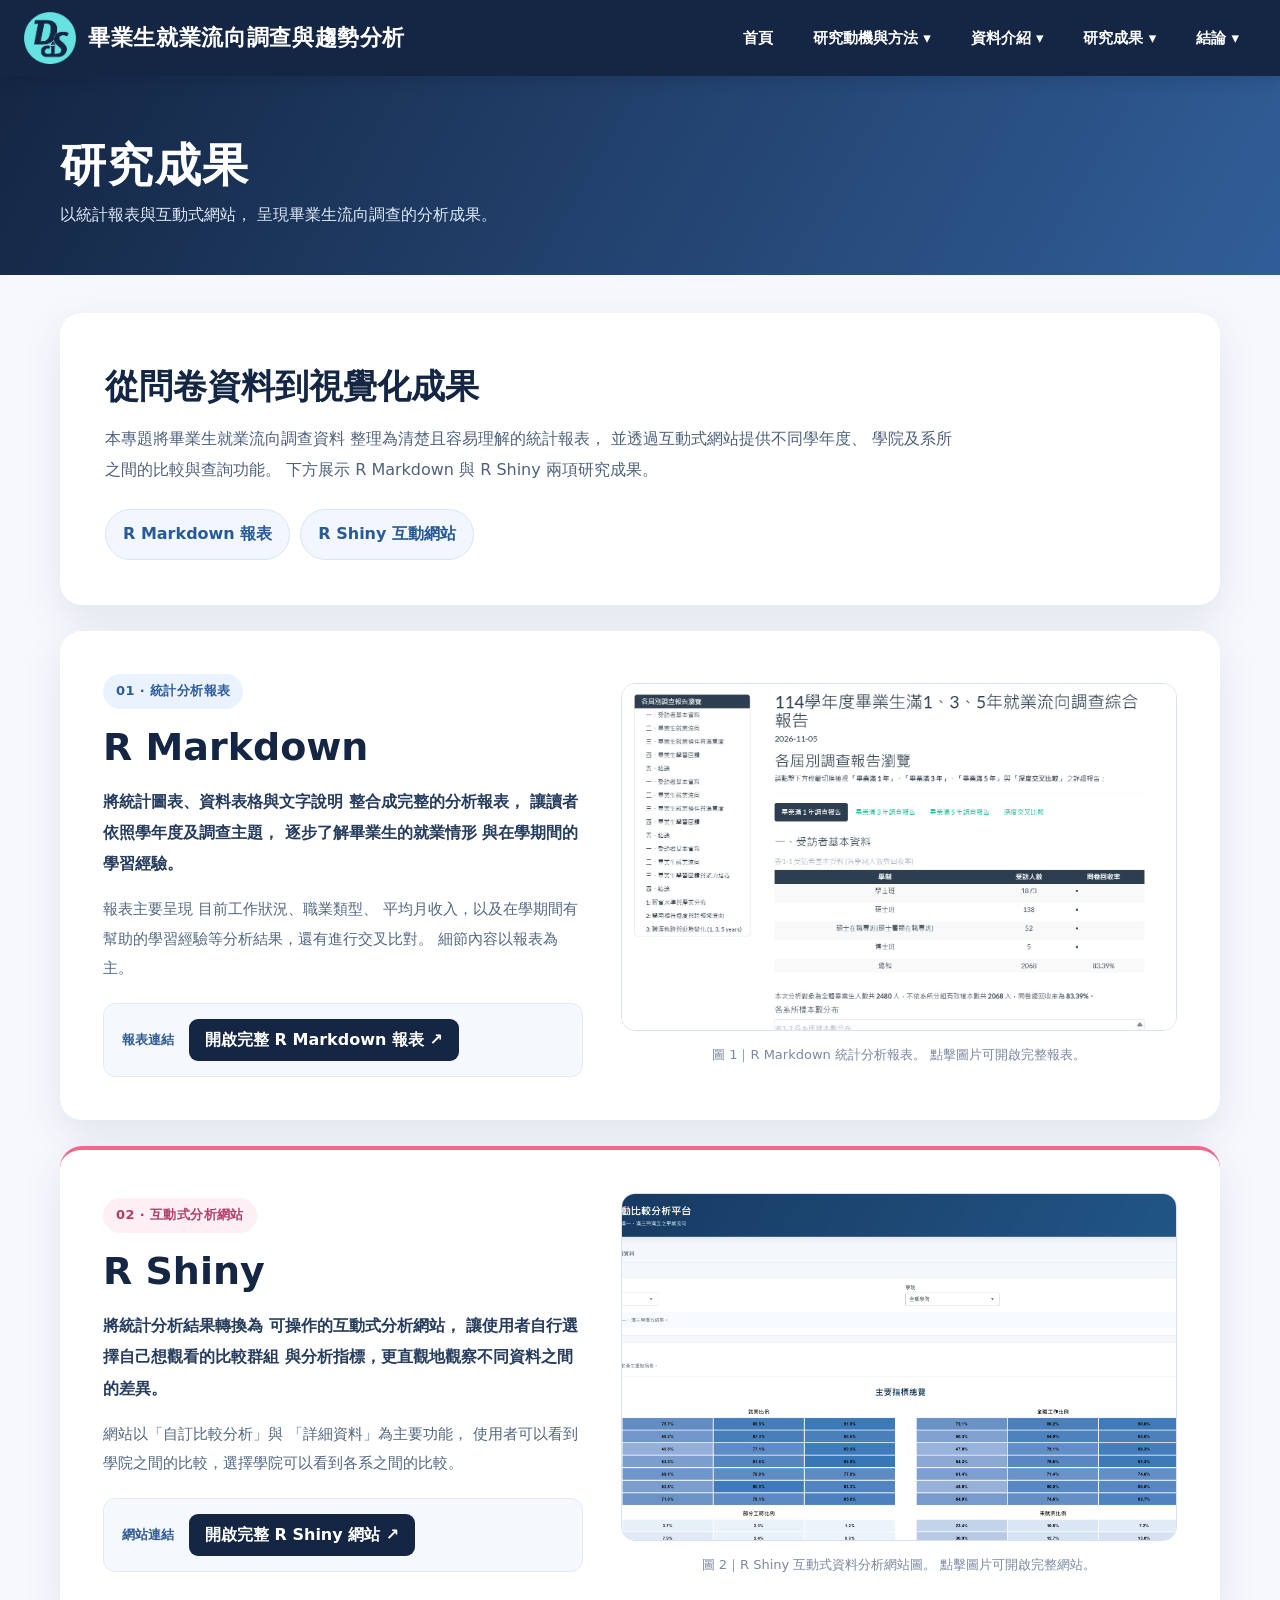
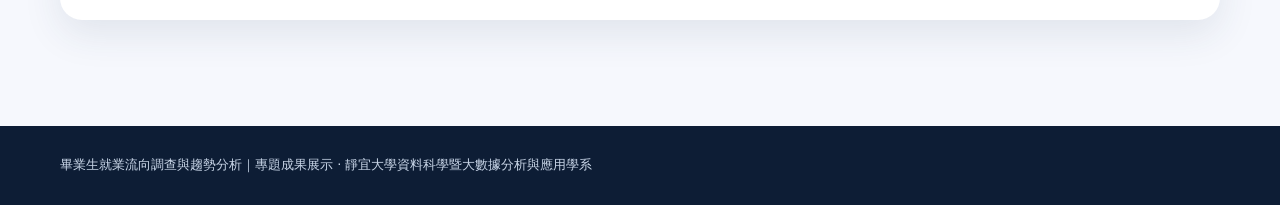
<file: results.html>
<!DOCTYPE html>
<html lang="zh-Hant">

<head>
  <meta charset="utf-8">

  <meta
    name="viewport"
    content="width=device-width, initial-scale=1"
  >

  <meta
    name="description"
    content="畢業生就業流向調查與趨勢分析專題，展示 R Markdown 統計分析報表及 R Shiny 互動式分析網站。"
  >

  <title>研究成果｜畢業生就業流向調查與趨勢分析</title>

  <!-- 共用 CSS -->
  <link rel="stylesheet" href="style.css">
</head>

<body>

  <!-- ================================== -->
  <!-- 網站導覽列 -->
  <!-- ================================== -->

<header class="site-header">
  <div class="container header-inner">

   <a class="brand brand-image"
   href="index.html"
   aria-label="畢業生就業流向調查與趨勢分析首頁">

  <img
    class="brand-logo"
    src="images/logo.png"
    alt="資料科學系徽"
    width="52"
    height="52">

  <span class="brand-title">
    畢業生就業流向調查與趨勢分析
  </span>
</a>

    <!-- 手機版選單按鈕 -->
    <button
      class="menu-toggle"
      type="button"
      aria-label="開啟導覽選單"
      aria-controls="main-nav"
      aria-expanded="false">
      ☰
    </button>

    <!-- 右側導覽選單 -->
    <nav
      class="nav"
      id="main-nav"
      aria-label="網站主選單">

      <a href="index.html">首頁</a>

      <div class="dropdown">
        <a href="research.html">
          研究動機與方法 ▾
        </a>

        <ul class="submenu">
          <li>
            <a href="research.html#motivation">
              研究動機
            </a>
          </li>

          <li>
            <a href="research.html#method">
              研究方法
            </a>
          </li>
        </ul>
      </div>

<div class="dropdown">

  <a href="data.html">
    資料介紹 ▾
  </a>

  <ul class="submenu">

    <li>
      <a href="data.html#summary">
        資料摘要
      </a>
    </li>

    <li>
      <a href="data.html#questionnaire">
        問卷內容
      </a>
    </li>

  </ul>

</div>


      <div class="dropdown">
        <a href="results.html">
          研究成果 ▾
        </a>

        <ul class="submenu">
          <li>
            <a href="results.html#rmarkdown">
              R Markdown
            </a>
          </li>

          <li>
            <a href="results.html#rshiny">
              R Shiny
            </a>
          </li>
        </ul>
      </div>

<div class="dropdown">

  <a href="conclusion.html">
    結論 ▾
  </a>

  <ul class="submenu">

    <li>
      <a href="conclusion.html#conclusion">
        研究結論
      </a>
    </li>

    <li>
      <a href="conclusion.html#future">
        未來擴充
      </a>
    </li>

  </ul>

</div>


    </nav>
  </div>
</header>


  <!-- ================================== -->
  <!-- 頁面標題 -->
  <!-- ================================== -->

  <section class="page-top">

    <div class="container">

      <h1>研究成果</h1>

      <p>
        以統計報表與互動式網站，
        呈現畢業生流向調查的分析成果。
      </p>

    </div>
  </section>


  <!-- ================================== -->
  <!-- 研究成果主要內容 -->
  <!-- ================================== -->

  <main class="container content-wrap results-showcase">

    <!-- 研究成果介紹 -->
    <section
      class="results-intro"
      aria-labelledby="results-intro-title">

      <h2 id="results-intro-title">
        從問卷資料到視覺化成果
      </h2>

      <p>
        本專題將畢業生就業流向調查資料
        整理為清楚且容易理解的統計報表，
        並透過互動式網站提供不同學年度、
        學院及系所之間的比較與查詢功能。
        下方展示 R Markdown 與 R Shiny
        兩項研究成果。
      </p>

      <!-- 成果快速導覽 -->
      <nav
        class="results-quicklinks"
        aria-label="研究成果快速導覽">

        <a href="#rmarkdown">
          R Markdown 報表
        </a>

        <a href="#rshiny">
          R Shiny 互動網站
        </a>

      </nav>

    </section>


    <!-- ================================== -->
    <!-- 第一部分：R Markdown -->
    <!-- ================================== -->

    <section
      class="showcase-panel"
      id="rmarkdown"
      aria-labelledby="rmd-title">

      <!-- 左側：R Markdown 介紹 -->
      <div class="showcase-copy">

        <span class="showcase-tag">
          01 · 統計分析報表
        </span>

        <h2 id="rmd-title">
          R Markdown
        </h2>

        <p class="showcase-lead">
          將統計圖表、資料表格與文字說明
          整合成完整的分析報表，
          讓讀者依照學年度及調查主題，
          逐步了解畢業生的就業情形
          與在學期間的學習經驗。
        </p>

        <p>
          報表主要呈現
          目前工作狀況、職業類型、
          平均月收入，以及在學期間有幫助的學習經驗等分析結果，還有進行交叉比對。
          細節內容以報表為主。
        </p>

        <!-- R Markdown 報表連結 -->
        <div class="showcase-link-area">

          <span class="link-label">
            報表連結
          </span>

          <a
            class="showcase-external-link"
            href="https://rpubs.com/billyr65/GraduateMarkdown"
            target="_blank"
            rel="noopener noreferrer">
            開啟完整 R Markdown 報表 ↗
          </a>

        </div>

      </div>


      <!-- 右側：R Markdown JPG 截圖 -->
      <figure class="showcase-figure">

        <a
          href="https://rpubs.com/billyr65/GraduateMarkdown"
          target="_blank"
          rel="noopener noreferrer"
          aria-label="開啟完整 R Markdown 統計分析報表">

          <img
            src="images/RMarkdown.jpg"
            alt="R Markdown 統計分析報表截圖"
            class="showcase-image"
            loading="lazy">

        </a>

        <figcaption>
          圖 1｜R Markdown 統計分析報表。
          點擊圖片可開啟完整報表。
        </figcaption>

      </figure>

    </section>


    <!-- ================================== -->
    <!-- 第二部分：R Shiny -->
    <!-- ================================== -->

    <section
      class="showcase-panel"
      id="rshiny"
      aria-labelledby="shiny-title">

      <!-- 左側：R Shiny 介紹 -->
      <div class="showcase-copy">

        <span
          class="showcase-tag showcase-tag--pink">
          02 · 互動式分析網站
        </span>

        <h2 id="shiny-title">
          R Shiny
        </h2>

        <p class="showcase-lead">
          將統計分析結果轉換為
          可操作的互動式分析網站，
          讓使用者自行選擇自己想觀看的比較群組
          與分析指標，更直觀地觀察不同資料之間的差異。
        </p>

        <p>
          網站以「自訂比較分析」與
          「詳細資料」為主要功能，
          使用者可以看到學院之間的比較，選擇學院可以看到各系之間的比較。
        </p>

        <!-- R Shiny 網站連結 -->
        <div class="showcase-link-area">

          <span class="link-label">
            網站連結
          </span>

          <a
            class="showcase-external-link"
            href="https://project4.shinyapps.io/GraduateShiny/"
            target="_blank"
            rel="noopener noreferrer">
            開啟完整 R Shiny 網站 ↗
          </a>

        </div>

      </div>


      <!-- 右側：R Shiny JPG 截圖 -->
      <figure class="showcase-figure">

        <a
          href="https://project4.shinyapps.io/GraduateShiny/"
          target="_blank"
          rel="noopener noreferrer"
          aria-label="開啟 R Shiny 互動式分析網站">

          <img
            src="images/RShiny.jpg"
            alt="R Shiny 互動式資料分析網站截圖"
            class="showcase-image"
            loading="lazy">

        </a>

        <figcaption>
          圖 2｜R Shiny 互動式資料分析網站圖。
          點擊圖片可開啟完整網站。
        </figcaption>

      </figure>

    </section>

  </main>


  <!-- ================================== -->
  <!-- 網站頁尾 -->
  <!-- ================================== -->

  <footer>

    <div class="container footer-inner">

      <span>
        畢業生就業流向調查與趨勢分析｜專題成果展示 ·
        靜宜大學資料科學暨大數據分析與應用學系
      </span>


    </div>

  </footer>


  <!-- 共用 JavaScript -->
  <script src="script.js" defer></script>

</body>
</html>
</file>
<file: style.css>
/* ===== 全站基本設定 ===== */
:root {
  --navy: #142643;
  --navy-deep: #0d1d35;
  --pink: #f2678d;
  --blue: #376db7;
  --ink: #203252;
  --muted: #61708a;
  --line: #e8edf6;
  --shadow: 0 14px 38px rgba(35,59,92,.10);
}

* { box-sizing: border-box; }
html { scroll-behavior: smooth; }

body {
  margin: 0;
  font-family: "Noto Sans TC", "Microsoft JhengHei",
               system-ui, sans-serif;
  background: #f6f8fd;
  color: var(--ink);
  line-height: 1.9;
}

a { color: inherit; text-decoration: none; }

.container {
  width: min(1160px, calc(100% - 40px));
  margin: auto;
}

/* ===== 導覽列 ===== */
.site-header {
  position: sticky;
  top: 0;
  z-index: 100;
  background: var(--navy);
  color: #fff;
  box-shadow: 0 3px 16px #08132726;
}

.header-inner {
  min-height: 70px;
  display: flex;
  align-items: center;
  justify-content: space-between;
  gap: 20px;
}

.brand {
  display: flex;
  align-items: center;
  gap: 13px;
  font-size: 20px;
  font-weight: 800;
  white-space: nowrap;
}

.brand-icon { color: var(--pink); font-size: 28px; }

.nav {
  display: flex;
  align-items: stretch;
  gap: 6px;
}

.nav > a,
.dropdown > a {
  display: block;
  padding: 11px 17px;
  border-radius: 8px;
  font-size: 15px;
  font-weight: 700;
  transition: background .2s;
}

.nav > a:hover,
.dropdown > a:hover,
.nav .active { background: var(--pink); }

.dropdown { position: relative; }

.submenu {
  display: none;
  position: absolute;
  left: 0;
  top: 100%;
  min-width: 185px;
  padding: 8px;
  margin: 0;
  list-style: none;
  background: #fff;
  color: var(--ink);
  border-radius: 10px;
  box-shadow: var(--shadow);
}

.submenu a {
  display: block;
  padding: 9px 14px;
  border-radius: 7px;
  font-size: 14px;
}

.submenu a:hover,
.submenu a:focus-visible {
  background: #fff0f5;
  color: #b83f68;
}

.dropdown:hover .submenu,
.dropdown:focus-within .submenu { display: block; }

.menu-toggle {
  display: none;
  background: transparent;
  color: #fff;
  border: 1px solid #ffffff77;
  border-radius: 7px;
  padding: 6px 12px;
  font-size: 23px;
  cursor: pointer;
}

/* ===== 首頁封面 ===== */
.hero {
  position: relative;
  min-height: 470px;
  color: white;
  display: flex;
  align-items: center;
  background-image: linear-gradient(
    100deg,
    rgba(9,28,55,.85) 0%,
    rgba(19,54,90,.58) 57%,
    rgba(19,54,90,.28) 100%
  );
  background-color: #32669b;
  background-position: center;
  background-size: cover;
}

.hero-inner { padding: 60px 0 105px; }

.eyebrow {
  font-size: 14px;
  letter-spacing: .23em;
  color: #d7e9ff;
}

h1 {
  font-size: clamp(35px,5.4vw,68px);
  line-height: 1.35;
  letter-spacing: .03em;
  margin: 18px 0 16px;
  font-weight: 900;
}

.hero p {
  max-width: 700px;
  font-size: clamp(16px,1.7vw,21px);
  margin: 0;
}

.accent-line {
  display: block;
  width: 80px;
  height: 5px;
  margin-top: 20px;
  background: var(--pink);
  border-radius: 4px;
}

/* ===== 首頁團隊卡：舊版相容 ===== */
.team-panel {
  display: grid;
  grid-template-columns: 1fr 1.15fr;
  position: relative;
  z-index: 2;
  margin-top: -62px;
  background: #fff;
  border-radius: 20px;
  box-shadow: var(--shadow);
  padding: 28px 34px;
}

.team-item {
  display: flex;
  align-items: center;
  gap: 19px;
  padding: 5px 14px;
}

.team-item + .team-item {
  border-left: 2px solid var(--line);
  padding-left: 34px;
}

.team-icon {
  flex: 0 0 68px;
  height: 68px;
  display: grid;
  place-items: center;
  background: #fcecf2;
  color: #e85983;
  border-radius: 50%;
  font-size: 27px;
}

.team-item:nth-child(2) .team-icon {
  background: #eaf2ff;
  color: var(--blue);
}

.team-label {
  color: #1e578b;
  font-size: 17px;
  font-weight: 900;
}

.team-details {
  color: var(--muted);
  font-size: 15px;
  line-height: 1.8;
}

.team-details strong {
  color: var(--ink);
  font-size: 18px;
}

/* ===== 研究摘要 ===== */
.abstract-section { padding: 42px 0 90px; }

.abstract-card {
  background: white;
  border-radius: 20px;
  padding: 38px 42px;
  box-shadow: var(--shadow);
}

.section-heading {
  display: flex;
  align-items: center;
  gap: 16px;
  margin-bottom: 21px;
}

.section-heading::before {
  content: "";
  width: 7px;
  height: 39px;
  background: var(--pink);
  border-radius: 6px;
}

.section-heading h2 {
  font-size: 31px;
  margin: 0;
  color: var(--navy);
}

.abstract-card p {
  font-size: 17px;
  margin: 0 0 20px;
  text-align: justify;
}

.abstract-card p:last-child { margin-bottom: 0; }

/* ===== 共用頁尾 ===== */
footer {
  background: var(--navy-deep);
  color: #c9d6e8;
  padding: 27px 0;
  font-size: 13px;
}

.footer-inner {
  display: flex;
  gap: 16px;
  justify-content: space-between;
  flex-wrap: wrap;
}

footer a { text-decoration: underline; }

/* ===== 基本響應式 ===== */
@media (max-width: 900px) {
  .brand { font-size: 17px; }
  .menu-toggle { display: inline-block; }
  .header-inner { flex-wrap: wrap; }
  .nav {
    display: none;
    width: 100%;
    flex-direction: column;
    padding-bottom: 14px;
  }
  .nav.open { display: flex; }
  .nav > a,
  .dropdown > a { padding: 10px 12px; }
  .submenu {
    position: static;
    display: block;
    box-shadow: none;
    border-radius: 8px;
    background: #213957;
    color: #fff;
    margin: 3px 10px 8px;
  }
  .submenu a:hover,
  .submenu a:focus-visible {
    background: #385477;
    color: #fff;
  }
  .team-panel {
    grid-template-columns: 1fr;
    padding: 24px;
  }
  .team-item + .team-item {
    border-left: 0;
    border-top: 2px solid var(--line);
    padding: 20px 14px 5px;
    margin-top: 16px;
  }
}

@media (max-width: 560px) {
  .container {
    width: min(100% - 26px,1160px);
  }
  .hero { min-height: 390px; }
  .hero-inner { padding: 40px 0 90px; }
  .team-panel {
    margin-top: -46px;
    padding: 20px 12px;
  }
  .team-icon {
    flex-basis: 52px;
    height: 52px;
    font-size: 22px;
  }
  .team-item { gap: 12px; }
  .team-details strong { font-size: 16px; }
  .abstract-card { padding: 26px 21px; }
  .abstract-card p { font-size: 15px; }
  .section-heading h2 { font-size: 26px; }
}

/* ===== 其他頁面共用 ===== */
.page-top {
  background: linear-gradient(120deg,#142643,#315e99);
  color: white;
  padding: 54px 0 45px;
}

.page-top h1 {
  font-size: clamp(30px,4vw,46px);
  margin: 4px 0;
}

.page-top p { margin: 0; color: #e0eafa; }

.content-wrap { padding: 38px 0 80px; }

.content-card {
  background: white;
  padding: 32px 38px;
  border-radius: 18px;
  box-shadow: var(--shadow);
  margin-bottom: 24px;
  scroll-margin-top: 100px;
}

.content-card h2 {
  font-size: 25px;
  color: #142643;
  margin: 0 0 16px;
  border-left: 6px solid var(--pink);
  padding-left: 14px;
}

.content-card h3 {
  font-size: 19px;
  margin: 22px 0 7px;
}

.content-card p { margin: 10px 0; }

.chips {
  display: flex;
  gap: 10px;
  flex-wrap: wrap;
  margin-top: 12px;
}

.chip {
  background: #edf3ff;
  border-radius: 24px;
  padding: 6px 14px;
  color: #245b9c;
  font-weight: 700;
}

.placeholder {
  padding: 35px 22px;
  text-align: center;
  background: #f5f8fd;
  border: 1px dashed #b3c4df;
  border-radius: 12px;
  color: #6c7d94;
  margin: 16px 0;
}

.subnav {
  display: flex;
  flex-wrap: wrap;
  gap: 10px;
  margin: 0 0 24px;
}

.subnav a {
  background: white;
  border: 1px solid var(--line);
  padding: 8px 18px;
  border-radius: 9px;
  color: #245b9c;
  font-weight: 700;
}

.subnav a:hover { background: #eaf2ff; }
.muted { color: var(--muted); }

@media(max-width:560px) {
  .content-card { padding: 23px 20px; }
}

/* ===== 舊版研究流程圖 ===== */
.research-flow {
  display: flex;
  flex-direction: column;
  align-items: center;
  gap: 5px;
  margin: 22px auto 32px;
  max-width: 640px;
}

.flow-step {
  width: 100%;
  background: linear-gradient(110deg,#f1f6ff,#fff);
  border: 1px solid #dce7f8;
  border-left: 6px solid #4576bf;
  border-radius: 13px;
  padding: 16px 20px;
  display: grid;
  grid-template-columns: 44px 1fr;
  column-gap: 14px;
  align-items: center;
  box-shadow: 0 5px 15px rgba(23,55,95,.05);
}

.step-no {
  grid-row: span 2;
  background: #e0ebfb;
  color: #305caa;
  border-radius: 50%;
  width: 40px;
  height: 40px;
  display: grid;
  place-items: center;
  font-weight: 800;
  font-size: 15px;
}

.flow-step strong { color: #172c4b; font-size: 18px; }

.flow-step small {
  color: #61708a;
  font-size: 14px;
  line-height: 1.6;
}

.flow-arrow {
  color: #668dbf;
  font-size: 25px;
  font-weight: bold;
  line-height: 1.3;
}

.final-step {
  border-left-color: #f2678d;
  background: linear-gradient(110deg,#fff1f6,#fff);
}

.final-step .step-no {
  background: #ffe2ea;
  color: #b83e69;
}

@media(max-width:560px) {
  .flow-step {
    padding: 12px 11px;
    grid-template-columns: 34px 1fr;
    column-gap: 10px;
  }
  .step-no {
    width: 34px;
    height: 34px;
    font-size: 13px;
  }
  .flow-step strong { font-size: 16px; }
  .flow-step small { font-size: 12px; }
}

/* ===== 新版首頁團隊資訊卡 ===== */
.team-panel {
  grid-template-columns:
    minmax(0,1fr) 1px minmax(0,1.2fr);
  align-items: center;
  gap: clamp(20px,3vw,38px);
  margin-top: -62px;
  padding: 34px clamp(24px,4vw,46px);
  border-radius: 24px;
  background: #fff;
  box-shadow: 0 16px 40px rgba(23,45,78,.10);
}

.team-card {
  min-width: 0;
  display: flex;
  flex-direction: column;
  align-items: flex-start;
  justify-content: center;
}

.team-badge {
  display: inline-block;
  padding: 5px 14px;
  margin-bottom: 12px;
  background: #fff0f5;
  color: #bb4168;
  border-radius: 999px;
  font-weight: 750;
  font-size: 14px;
}

.team-badge--members {
  background: #eef4ff;
  color: #2d5b96;
}

.team-name {
  margin: 0 0 8px;
  font-size: clamp(22px,2.5vw,30px);
  color: #1d2f4f;
  line-height: 1.4;
  overflow-wrap: anywhere;
}

.team-meta {
  margin: 0;
  font-size: 16px;
  color: #5f6f88;
  line-height: 1.8;
  overflow-wrap: anywhere;
}

.team-role {
  margin: 3px 0;
  font-size: clamp(16px,1.7vw,20px);
  color: #203252;
  line-height: 1.8;
  overflow-wrap: anywhere;
}

.team-role strong { color: #2b4f82; }

.team-divider {
  width: 1px;
  height: 115px;
  background: linear-gradient(
    transparent,#cbd8ea,transparent
  );
}

@media(max-width:900px) {
  .team-panel {
    grid-template-columns: minmax(0,1fr);
    gap: 18px;
    padding: 28px 24px;
  }
  .team-divider {
    width: 100%;
    height: 1px;
    background: linear-gradient(
      to right,transparent,#cbd8ea,transparent
    );
  }
}

@media(max-width:560px) {
  .team-panel {
    margin-top: -42px;
    padding: 23px 20px;
    border-radius: 18px;
  }
  .team-meta { font-size: 14px; }
  .team-role { font-size: 16px; }
}

/* ===== 研究方法與動機 ===== */
.research-feature {
  scroll-margin-top: 100px;
  background: #fff;
  border-radius: 22px;
  padding: clamp(26px,4vw,54px);
  margin: 0 0 28px;
  box-shadow: var(--shadow);
}

.research-kicker {
  font-size: 12px;
  letter-spacing: .16em;
  font-weight: 800;
  color: #6d83a6;
  margin-bottom: 7px;
}

.research-feature h2 {
  font-size: clamp(27px,3vw,38px);
  margin: 0;
  color: var(--navy);
  letter-spacing: .04em;
}

.research-accent {
  width: 55px;
  height: 4px;
  border-radius: 4px;
  background: var(--pink);
  margin: 14px 0 26px;
}

.research-feature > p {
  font-size: 17px;
  line-height: 2.05;
  color: #374a68;
  margin: 0 0 20px;
  text-align: justify;
}

.research-feature > p:last-child { margin-bottom: 0; }
.research-lead { color: var(--muted) !important; }

/* ===== 研究流程時間軸 ===== */
.process-timeline {
  list-style: none;
  margin: 28px 0 0;
  padding: 0;
  position: relative;
}

.process-timeline::before {
  content: "";
  position: absolute;
  top: 24px;
  bottom: 35px;
  left: 27px;
  width: 2px;
  background: linear-gradient(#96b2df,#ee91b1);
}

.process-timeline li {
  position: relative;
  display: grid;
  grid-template-columns: 56px minmax(0,1fr);
  gap: 24px;
  padding: 0 0 24px;
  align-items: start;
}

.process-timeline li:last-child { padding-bottom: 0; }

.timeline-number {
  position: relative;
  z-index: 1;
  display: grid;
  place-items: center;
  width: 56px;
  height: 56px;
  border-radius: 50%;
  background: #eaf2ff;
  color: #2c5c9e;
  font-size: 17px;
  font-weight: 800;
  border: 4px solid white;
  box-shadow: 0 2px 12px #20325212;
}

.process-timeline li:last-child .timeline-number {
  background: #ffe4ec;
  color: #b83e69;
}

.timeline-body {
  border: 1px solid #e5edf8;
  border-radius: 14px;
  padding: 18px 22px;
  background: #f8faff;
}

.timeline-body h3 {
  margin: 0 0 5px;
  color: #19375e;
  font-size: 20px;
}

.timeline-body p {
  margin: 0;
  color: #526682;
  font-size: 15px;
  line-height: 1.85;
}

@media(max-width:600px) {
  .research-feature { padding: 26px 20px; }
  .research-feature > p { font-size: 15px; }
  .process-timeline::before { left: 21px; }
  .process-timeline li {
    grid-template-columns: 44px minmax(0,1fr);
    gap: 10px;
  }
  .timeline-number {
    width: 44px;
    height: 44px;
    font-size: 13px;
  }
  .timeline-body { padding: 14px; }
  .timeline-body h3 { font-size: 17px; }
  .timeline-body p { font-size: 14px; }
}

/* ===== 研究成果：R Markdown 與 R Shiny ===== */
.results-showcase { padding-top: 38px; }

.results-intro,
.results-stages {
  background: #fff;
  border-radius: 22px;
  padding: clamp(25px,4vw,45px);
  margin-bottom: 26px;
  box-shadow: var(--shadow);
  scroll-margin-top: 105px;
}

.results-intro h2,
.results-stages h2 {
  margin: 5px 0 12px;
  color: var(--navy);
  font-size: clamp(25px,3vw,34px);
  line-height: 1.4;
}

.results-intro p,
.results-stages > p {
  margin: 0;
  color: #50617b;
  font-size: 16px;
  line-height: 1.95;
  max-width: 850px;
}

.results-quicklinks {
  display: flex;
  flex-wrap: wrap;
  gap: 10px;
  margin-top: 24px;
}

.results-quicklinks a {
  border: 1px solid #d8e5f5;
  background: #f2f7ff;
  color: #285a96;
  font-weight: 700;
  padding: 9px 17px;
  border-radius: 999px;
}

.results-quicklinks a:hover { background: #dfeafa; }

.showcase-panel {
  scroll-margin-top: 105px;
  display: grid;
  grid-template-columns:
    minmax(0,.95fr) minmax(0,1.1fr);
  gap: clamp(20px,3vw,38px);
  align-items: center;
  background: #fff;
  border-radius: 22px;
  padding: clamp(24px,3.5vw,43px);
  margin-bottom: 26px;
  box-shadow: var(--shadow);
}

.showcase-panel:nth-of-type(3) {
  border-top: 4px solid #f2678d;
}

.showcase-tag {
  display: inline-block;
  border-radius: 999px;
  padding: 5px 13px;
  background: #eaf2ff;
  color: #2c5d9e;
  font-weight: 800;
  font-size: 13px;
  letter-spacing: .03em;
}

.showcase-tag--pink {
  background: #fff0f5;
  color: #b43d68;
}

.showcase-copy h2 {
  font-size: clamp(28px,3vw,38px);
  line-height: 1.3;
  margin: 14px 0;
  color: var(--navy);
}

.showcase-copy p {
  margin: 0 0 16px;
  color: #536780;
  font-size: 15px;
  line-height: 1.95;
}

.showcase-copy .showcase-lead {
  color: #273d5e;
  font-weight: 600;
  font-size: 16px;
}

.showcase-link-area {
  margin-top: 20px;
  padding: 15px 18px;
  border-radius: 12px;
  background: #f5f8fd;
  border: 1px solid #e3eaf5;
  display: flex;
  flex-wrap: wrap;
  gap: 9px 15px;
  align-items: center;
}

.link-label {
  font-size: 13px;
  font-weight: 800;
  color: #315b92;
  white-space: nowrap;
}

.pending-link { font-size: 14px; color: #77869d; }

.showcase-external-link {
  display: inline-flex;
  align-items: center;
  gap: 7px;
  background: var(--navy);
  color: white;
  padding: 9px 16px;
  border-radius: 9px;
  font-weight: 700;
  line-height: 1.5;
}

.showcase-external-link:hover { background: #315e99; }

.showcase-figure { margin: 0; min-width: 0; }

.showcase-figure img {
  display: block;
  width: 100%;
  height: auto;
  aspect-ratio: 16/10;
  object-fit: cover;
  object-position: top;
  border: 1px solid #e1e7f1;
  border-radius: 13px;
  box-shadow: 0 12px 26px #182f4d16;
}

.screenshot-placeholder {
  width: 100%;
  aspect-ratio: 16/10;
  background: linear-gradient(150deg,#eef3fc,#dfe9f7);
  border: 2px dashed #b7cbe3;
  border-radius: 13px;
  color: #476184;
  display: flex;
  flex-direction: column;
  align-items: center;
  justify-content: center;
  text-align: center;
  gap: 7px;
  padding: 18px;
}

.screenshot-placeholder .placeholder-icon {
  font-size: 45px;
  line-height: 1;
  color: #7392bd;
}

.screenshot-placeholder strong {
  font-size: 19px;
  color: #254d7f;
}

.screenshot-placeholder small {
  font-size: 13px;
  line-height: 1.7;
  max-width: 290px;
}

.showcase-figure figcaption {
  font-size: 13px;
  color: #7a88a0;
  margin-top: 12px;
  text-align: center;
}

.stage-grid {
  display: grid;
  grid-template-columns: repeat(3,minmax(0,1fr));
  gap: 14px;
  margin-top: 25px;
}

.stage-card {
  scroll-margin-top: 105px;
  border: 1px solid #e0e9f6;
  border-radius: 14px;
  background: #f8faff;
  padding: 21px 20px;
}

.stage-card span {
  color: #e26b92;
  font-size: 24px;
  font-weight: 900;
}

.stage-card h3 {
  font-size: 18px;
  color: #203d61;
  margin: 6px 0;
}

.stage-card p {
  font-size: 14px;
  color: #61728c;
  line-height: 1.75;
  margin: 0;
}

@media(max-width:800px) {
  .showcase-panel { grid-template-columns: 1fr; }
  .stage-grid { grid-template-columns: 1fr; }
}

@media(max-width:560px) {
  .showcase-panel,
  .results-intro,
  .results-stages {
    border-radius: 16px;
    padding: 22px 19px;
  }
  .screenshot-placeholder { aspect-ratio: 4/3; }
}

/* ===== R Shiny iframe 舊版相容 ===== */
.showcase-panel:has(.shiny-embed) {
  grid-template-columns:
    minmax(0,.7fr) minmax(0,1.5fr);
  align-items: start;
}

.shiny-embed {
  display: block;
  width: 100%;
  height: 620px;
  border: 1px solid #dce5f2;
  border-radius: 14px;
  background: #fff;
}

@media(max-width:800px) {
  .showcase-panel:has(.shiny-embed) {
    grid-template-columns: 1fr;
  }
  .shiny-embed { height: 540px; }
}

@media(max-width:560px) {
  .shiny-embed { height: 500px; }
}

/* ===== 舊版圖片 Logo 相容 ===== */
.brand.brand-image {
  display: flex;
  align-items: center;
  flex: 0 0 auto;
  min-width: 0;
  max-width: 100%;
  text-decoration: none;
}

.brand-image img {
  display: block;
  width: auto;
  height: 50px;
  max-width: min(100%,285px);
  object-fit: contain;
}

@media(max-width:560px) {
  .brand-image img {
    height: 38px;
    max-width: 230px;
  }
}

/* ===== 資料介紹 ===== */
.data-section { padding: clamp(24px,4vw,46px); }
.data-section-heading { margin-bottom: 16px; }

.data-section-index {
  display: block;
  font-weight: 800;
  font-size: 12px;
  letter-spacing: .15em;
  color: #7085a4;
  margin-bottom: 6px;
}

.data-section .data-section-heading h2 {
  border: 0;
  padding: 0;
  margin: 0;
  font-size: clamp(27px,3vw,36px);
}

.data-section .data-section-heading::after {
  content: "";
  display: block;
  width: 55px;
  height: 4px;
  margin-top: 13px;
  border-radius: 5px;
  background: var(--pink);
}

.data-section > p {
  color: #475b77;
  font-size: 16px;
  line-height: 1.95;
}

.data-overview {
  display: grid;
  grid-template-columns: repeat(3,minmax(0,1fr));
  gap: 15px;
  margin: 26px 0 30px;
}

.data-overview-card {
  display: flex;
  flex-direction: column;
  gap: 4px;
  padding: 21px 19px;
  border: 1px solid #e1eaf7;
  border-radius: 16px;
  background: linear-gradient(145deg,#f1f6ff,#fff);
}

.data-overview-kicker {
  color: #5c7292;
  font-size: 13px;
  font-weight: 750;
}

.data-overview-card strong {
  color: var(--navy);
  font-size: clamp(25px,3vw,36px);
  line-height: 1.3;
}

.data-overview-card > span:last-child {
  color: #60718a;
  font-size: 13px;
}

.data-section .data-hint {
  font-size: 14px;
  color: #718199;
}

/* ===== 資料表 ===== */
.data-table-wrap {
  overflow-x: auto;
  border: 1px solid #e1e8f4;
  border-radius: 13px;
}

.data-table {
  width: 100%;
  min-width: 480px;
  border-collapse: collapse;
}

.data-table th,
.data-table td {
  padding: 13px 18px;
  text-align: left;
  border-bottom: 1px solid #e8edf6;
}

.data-table thead {
  background: #edf3ff;
  color: #264b78;
}

.data-table tbody th { font-weight: 700; }

.data-table tbody tr:last-child th,
.data-table tbody tr:last-child td { border-bottom: 0; }

.data-table tbody tr:nth-child(even) {
  background: #fafcff;
}

.data-pending {
  display: inline-block;
  background: #f2f5fa;
  color: #75849a;
  font-size: 13px;
  padding: 4px 11px;
  border-radius: 999px;
}

.data-note {
  background: #f6f8fc;
  border-left: 4px solid #7398c9;
  border-radius: 0 10px 10px 0;
  color: #5a6b84;
  padding: 14px 17px;
  margin-top: 20px;
  font-size: 14px;
  line-height: 1.85;
}

/* ===== 問卷分類 ===== */
.questionnaire-list {
  display: grid;
  gap: 12px;
  margin-top: 20px;
}

.question-group {
  border: 1px solid #e0e9f6;
  border-radius: 13px;
  background: #fff;
  overflow: hidden;
}

.question-group[open] {
  background: #fafcff;
  border-color: #cbdaf0;
}

.question-group summary {
  display: flex;
  align-items: center;
  gap: 13px;
  padding: 17px 18px;
  cursor: pointer;
  list-style: none;
}

.question-group summary::-webkit-details-marker {
  display: none;
}

.question-group summary:focus-visible {
  outline: 3px solid #f2678d;
  outline-offset: -3px;
}

.question-num {
  width: 39px;
  height: 39px;
  border-radius: 10px;
  background: #e9f1ff;
  display: grid;
  place-items: center;
  flex: none;
  font-size: 14px;
  font-weight: 800;
  color: #315e99;
}

.question-heading {
  font-weight: 800;
  font-size: 17px;
  color: var(--navy);
  white-space: nowrap;
}

.question-desc {
  font-size: 13px;
  color: #7b8aa0;
  margin-left: auto;
  text-align: right;
}

.question-chevron {
  margin-left: 8px;
  color: #6280a5;
  font-size: 22px;
  transition: transform .2s;
}

.question-group[open] .question-chevron {
  transform: rotate(180deg);
}

.question-content {
  padding: 0 20px 18px 70px;
  color: #526680;
}

.question-content ul {
  margin: 0;
  padding-left: 20px;
}

.question-content li { padding: 3px 0; }

.data-attachment {
  margin-top: 23px;
  padding: 20px;
  border: 1px dashed #bdcde2;
  border-radius: 12px;
  display: flex;
  gap: 18px;
  align-items: center;
  justify-content: space-between;
}

.data-attachment strong { color: var(--navy); }

.data-attachment p {
  margin: 4px 0 0;
  font-size: 14px;
  color: #72829a;
}

@media(max-width:700px) {
  .data-overview {
    grid-template-columns: 1fr;
    gap: 10px;
  }
  .data-overview-card { padding: 15px 17px; }
  .question-group summary {
    flex-wrap: wrap;
    gap: 10px;
  }
  .question-desc {
    flex: 1 1 100%;
    order: 3;
    margin: 0 0 0 49px;
    text-align: left;
  }
  .question-chevron { margin-left: auto; }
  .question-content { padding-left: 24px; }
  .data-attachment {
    align-items: start;
    flex-direction: column;
  }
}

/* ===== 114學年度三份問卷 ===== */
.survey-stage-list {
  display: grid;
  gap: 15px;
  margin-top: 25px;
}

.survey-stage {
  border: 1px solid #dae5f3;
  border-radius: 16px;
  background: #fff;
  overflow: hidden;
}

.survey-stage[open] {
  border-color: #b5cce9;
  box-shadow: 0 9px 25px rgba(26,58,104,.06);
}

.survey-stage > summary {
  display: flex;
  align-items: center;
  gap: 15px;
  padding: 20px 22px;
  cursor: pointer;
  list-style: none;
  background: #f7faff;
}

.survey-stage > summary::-webkit-details-marker {
  display: none;
}

.survey-stage > summary:focus-visible {
  outline: 3px solid var(--pink);
  outline-offset: -3px;
}

.survey-stage-index {
  flex: none;
  width: 46px;
  height: 46px;
  border-radius: 13px;
  display: grid;
  place-items: center;
  background: #e3edfc;
  color: #315e99;
  font-weight: 800;
}

.survey-stage-heading {
  display: flex;
  flex: 1;
  min-width: 0;
  flex-direction: column;
  gap: 2px;
}

.survey-stage-heading strong {
  font-size: 19px;
  color: var(--navy);
}

.survey-stage-heading small {
  font-size: 13px;
  color: #687c98;
}

.survey-stage-arrow {
  font-size: 24px;
  color: #6483aa;
  transition: transform .2s;
}

.survey-stage[open] .survey-stage-arrow {
  transform: rotate(180deg);
}

.survey-stage-content { padding: 9px 25px 24px; }

.survey-topic {
  padding: 14px 0;
  border-bottom: 1px solid #ebf0f8;
}

.survey-topic:last-child { border-bottom: 0; }

.survey-topic h4 {
  margin: 0 0 8px;
  font-size: 16px;
  color: #285486;
}

.survey-topic ul {
  margin: 0;
  padding-left: 22px;
  color: #50637d;
  font-size: 15px;
  line-height: 1.9;
}

.survey-topic li { padding: 2px 0; }

@media(max-width:600px) {
  .survey-stage > summary {
    padding: 15px 13px;
    gap: 10px;
  }
  .survey-stage-content { padding: 8px 17px 18px; }
  .survey-stage-heading strong { font-size: 17px; }
  .survey-stage-index {
    width: 39px;
    height: 39px;
  }
  .survey-topic ul { font-size: 14px; }
}

/* ===== 最終版 Header：系徽與網站標題 ===== */
.site-header { background: #142643; }

.site-header .header-inner {
  width: min(1480px,calc(100% - 48px));
  max-width: none;
  min-height: 76px;
  gap: 24px;
}

.site-header .brand.brand-image {
  flex: 0 1 auto;
  min-width: 0;
  display: inline-flex;
  align-items: center;
  gap: 12px;
  margin-right: auto;
  color: #fff;
  text-decoration: none;
}

.site-header .brand-image .brand-logo {
  width: 52px;
  height: 52px;
  max-width: none;
  flex: 0 0 52px;
  object-fit: contain;
  background: transparent;
}

.site-header .brand-image .brand-title {
  font-size: clamp(17px,1.7vw,23px);
  font-weight: 800;
  line-height: 1.3;
  white-space: nowrap;
  color: #fff;
  letter-spacing: .03em;
}

.site-header .nav {
  flex: 0 0 auto;
  align-items: center;
}

.site-header .nav > a,
.site-header .dropdown > a { color: #fff; }

.site-header .submenu a { color: var(--ink); }
.site-header .submenu a:hover { color: #b83f68; }

@media(max-width:1100px) {
  .site-header .menu-toggle {
    display: inline-block;
    margin-left: auto;
  }
  .site-header .header-inner { flex-wrap: wrap; }
  .site-header .nav {
    display: none;
    flex: 1 1 100%;
    flex-direction: column;
    align-items: stretch;
    padding-bottom: 14px;
  }
  .site-header .nav.open { display: flex; }
  .site-header .submenu {
    position: static;
    display: block;
    box-shadow: none;
    background: #213957;
    color: #fff;
    margin: 3px 10px 8px;
  }
  .site-header .submenu a { color: #fff; }
  .site-header .submenu a:hover {
    color: #fff;
    background: #385477;
  }
}

@media(max-width:560px) {
  .site-header .header-inner {
    width: calc(100% - 28px);
    min-height: 68px;
    gap: 10px;
  }
  .site-header .brand.brand-image { gap: 8px; }
  .site-header .brand-image .brand-logo {
    width: 40px;
    height: 40px;
    flex-basis: 40px;
  }
  .site-header .brand-image .brand-title {
    font-size: 16px;
    letter-spacing: 0;
  }
}

/* ===== 研究成果 JPG 截圖 ===== */
.showcase-figure a {
  display: block;
  border-radius: 14px;
  overflow: hidden;
}

.showcase-figure .showcase-image {
  display: block;
  width: 100%;
  height: auto;
  aspect-ratio: 16/10;
  object-fit: cover;
  object-position: top;
  border: 1px solid #d9e1ef;
  border-radius: 14px;
  background: #fff;
  box-shadow: 0 12px 26px rgba(28,58,109,.08);
  transition: transform .3s ease;
}

.showcase-figure a:hover .showcase-image {
  transform: scale(1.025);
}

.showcase-figure a:focus-visible {
  outline: 3px solid var(--pink);
  outline-offset: 3px;
}

@media(prefers-reduced-motion:reduce) {
  .showcase-figure .showcase-image {
    transition: none;
  }
}

@media(max-width:600px) {
  .showcase-figure .showcase-image {
    aspect-ratio: 4/3;
  }
}

/* ======================================
   結論與未來擴充（新增）
====================================== */

.conclusion-page .subnav {
  margin-bottom: 24px;
}

.conclusion-card {
  scroll-margin-top: 105px;
  background: #fff;
  padding: clamp(28px,4vw,52px);
  border-radius: 22px;
  box-shadow: var(--shadow);
  margin-bottom: 28px;
}

.conclusion-kicker {
  font-size: 12px;
  font-weight: 800;
  letter-spacing: .15em;
  color: #7185a3;
}

.conclusion-card h2 {
  color: var(--navy);
  font-size: clamp(30px,3.3vw,40px);
  margin: 4px 0 0;
  line-height: 1.4;
}

.conclusion-accent {
  width: 58px;
  height: 4px;
  background: var(--pink);
  border-radius: 8px;
  margin: 14px 0 26px;
}

.conclusion-card > p {
  color: #4b5f7b;
  font-size: 16px;
  line-height: 2;
  margin: 0 0 18px;
}

.conclusion-card .conclusion-lead {
  color: #23466c;
  font-size: 18px;
  font-weight: 600;
}

.conclusion-highlights {
  display: grid;
  grid-template-columns: repeat(3,minmax(0,1fr));
  gap: 16px;
  margin: 28px 0 24px;
}

.conclusion-highlight {
  background: linear-gradient(150deg,#f3f7ff,#fff);
  border: 1px solid #e2eaf6;
  border-radius: 16px;
  padding: 22px;
}

.conclusion-number {
  color: #3b6da7;
  font-weight: 850;
  letter-spacing: .08em;
  font-size: 14px;
}

.conclusion-highlight h3 {
  color: var(--navy);
  font-size: 18px;
  margin: 9px 0;
}

.conclusion-highlight p {
  color: #5b6b81;
  font-size: 14px;
  line-height: 1.8;
  margin: 0;
}

.conclusion-card .conclusion-caveat {
  margin: 20px 0 0;
  background: #f6f8fc;
  border-left: 4px solid #8aaad2;
  border-radius: 0 10px 10px 0;
  padding: 15px 18px;
  font-size: 14px;
  color: #526781;
}

/* ===== 未來擴充三個項目 ===== */
.future-list {
  display: grid;
  gap: 18px;
  margin: 24px 0;
}

.future-item {
  display: grid;
  grid-template-columns: 54px minmax(0,1fr);
  gap: 20px;
  border: 1px solid #e3eaf6;
  border-radius: 16px;
  padding: 22px;
  background: #f9fbff;
}

.future-index {
  width: 48px;
  height: 48px;
  display: grid;
  place-items: center;
  border-radius: 13px;
  background: #e7f0ff;
  color: #285b98;
  font-weight: 800;
}

.future-item:nth-child(2) .future-index {
  background: #fff0f5;
  color: #ba4c74;
}

.future-item h3 {
  font-size: 20px;
  color: var(--navy);
  margin: 0 0 5px;
}

.future-item p {
  font-size: 15px;
  color: #566a83;
  margin: 0;
  line-height: 1.9;
}

/* ===== 結論頁手機版 ===== */
@media(max-width:750px) {
  .conclusion-highlights {
    grid-template-columns: 1fr;
  }

  .future-item {
    grid-template-columns: 42px minmax(0,1fr);
    gap: 13px;
    padding: 16px;
  }

  .future-index {
    width: 40px;
    height: 40px;
  }

  .future-item h3 {
    font-size: 18px;
  }
}
</file>
